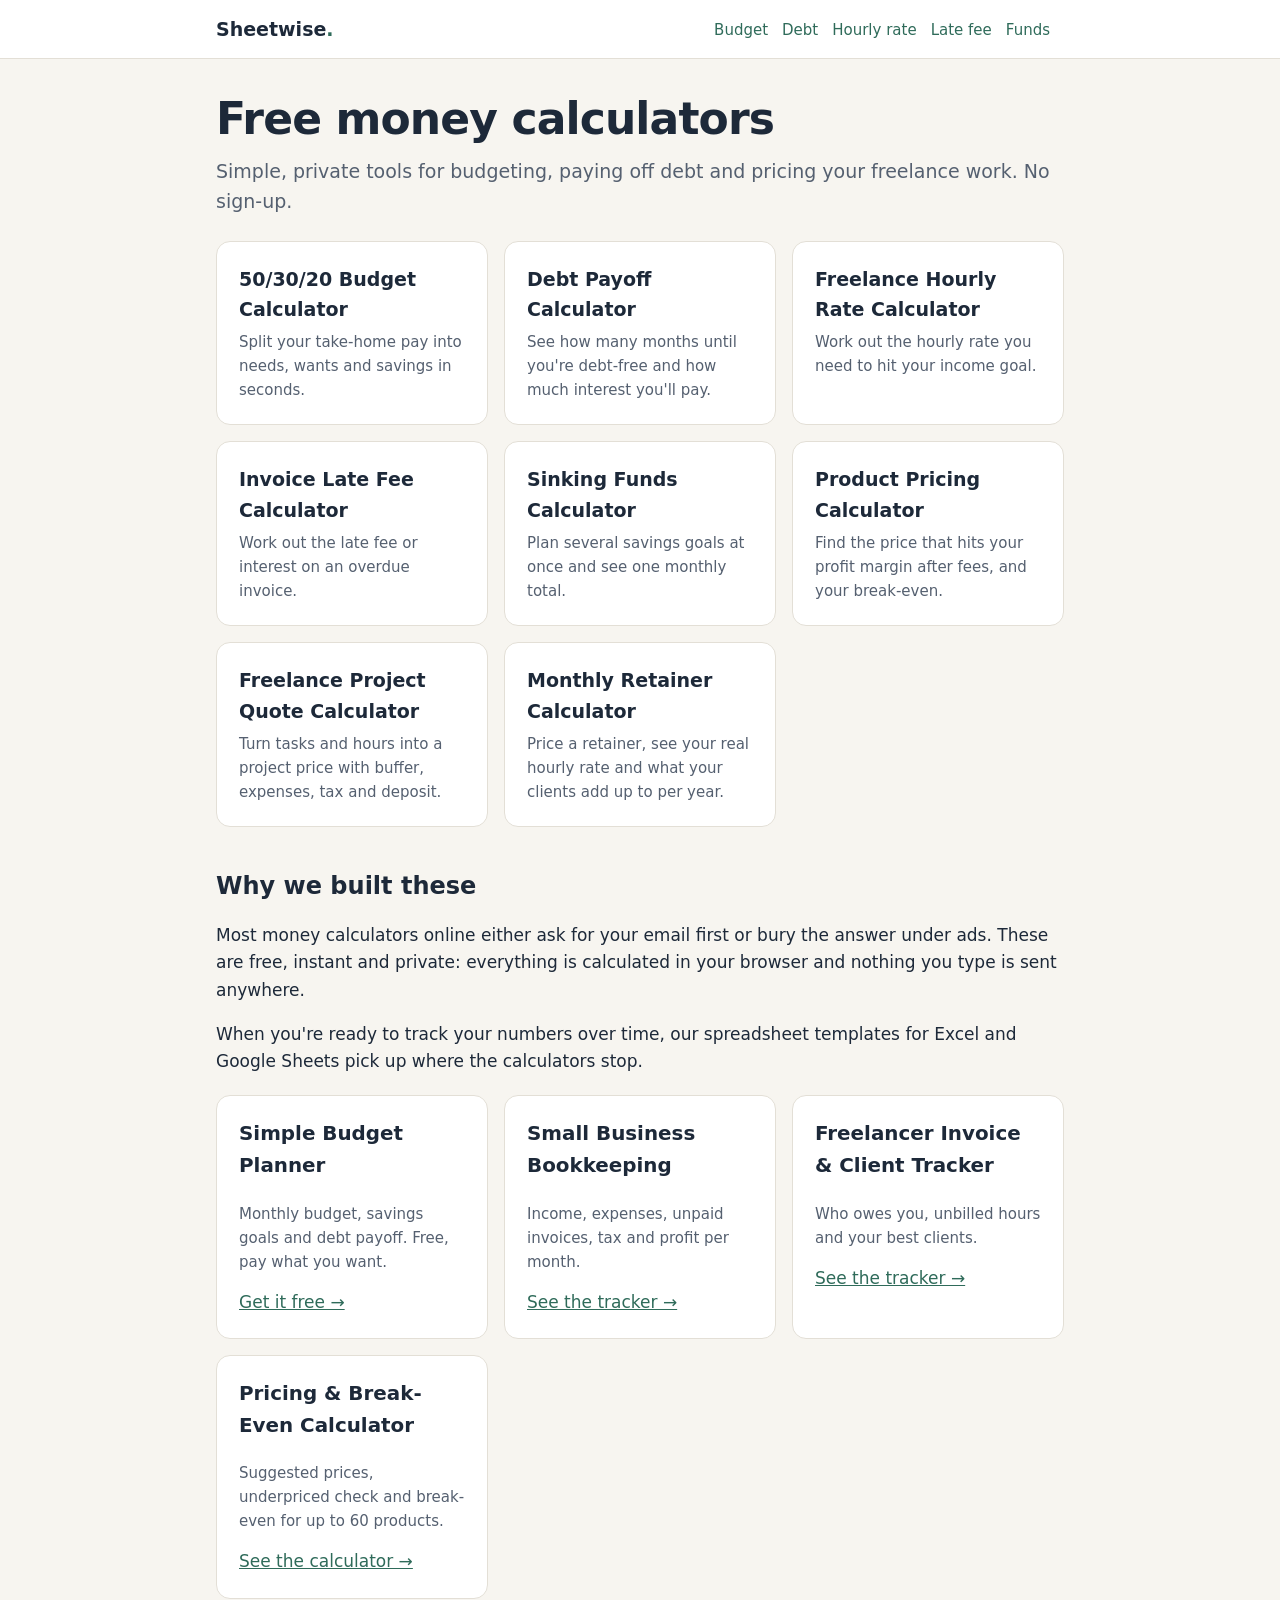
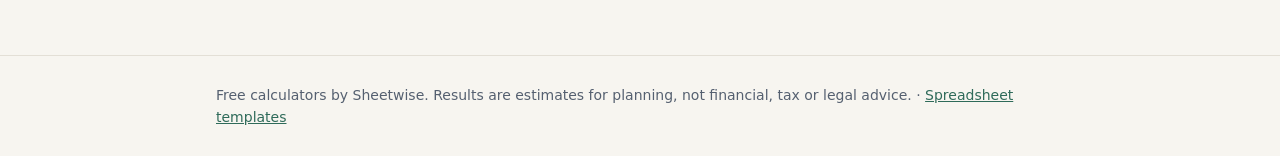
<file: index.html>
<!doctype html><html lang="en"><head><meta charset="utf-8"><meta name="viewport" content="width=device-width,initial-scale=1">
<title>Free Money Calculators: Budget, Debt Payoff & Freelance Rate | Sheetwise</title><meta name="description" content="Free, private money calculators: 50/30/20 budget, debt payoff and freelance hourly rate. No sign-up, instant results."><link rel="canonical" href="https://eheadwood.github.io/github.io/">
<meta property="og:title" content="Free Money Calculators: Budget, Debt Payoff & Freelance Rate | Sheetwise"><meta property="og:description" content="Free, private money calculators: 50/30/20 budget, debt payoff and freelance hourly rate. No sign-up, instant results."><meta property="og:type" content="website"><meta property="og:url" content="https://eheadwood.github.io/github.io/">
<link rel="stylesheet" href="style.css"></head><body>
<header><div class="wrap"><a class="logo" href="./">Sheetwise<span style="color:var(--acc)">.</span></a>
<nav><a href="budget-calculator/">Budget</a><a href="debt-payoff-calculator/">Debt</a><a href="freelance-rate-calculator/">Hourly rate</a><a href="late-fee-calculator/">Late fee</a><a href="sinking-funds-calculator/">Funds</a></nav></div></header>
<main class="wrap"><h1>Free money calculators</h1><p class="lede">Simple, private tools for budgeting, paying off debt and pricing your freelance work. No sign-up.</p><div class="grid">
<a class="card tool" href="budget-calculator/"><h3>50/30/20 Budget Calculator</h3><p>Split your take-home pay into needs, wants and savings in seconds.</p></a>
<a class="card tool" href="debt-payoff-calculator/"><h3>Debt Payoff Calculator</h3><p>See how many months until you're debt-free and how much interest you'll pay.</p></a>
<a class="card tool" href="freelance-rate-calculator/"><h3>Freelance Hourly Rate Calculator</h3><p>Work out the hourly rate you need to hit your income goal.</p></a>
<a class="card tool" href="late-fee-calculator/"><h3>Invoice Late Fee Calculator</h3><p>Work out the late fee or interest on an overdue invoice.</p></a>
<a class="card tool" href="sinking-funds-calculator/"><h3>Sinking Funds Calculator</h3><p>Plan several savings goals at once and see one monthly total.</p></a>
<a class="card tool" href="pricing-calculator/"><h3>Product Pricing Calculator</h3><p>Find the price that hits your profit margin after fees, and your break-even.</p></a>
<a class="card tool" href="project-quote-calculator/"><h3>Freelance Project Quote Calculator</h3><p>Turn tasks and hours into a project price with buffer, expenses, tax and deposit.</p></a>
<a class="card tool" href="retainer-calculator/"><h3>Monthly Retainer Calculator</h3><p>Price a retainer, see your real hourly rate and what your clients add up to per year.</p></a>
</div>
<h2>Why we built these</h2>
<p>Most money calculators online either ask for your email first or bury the answer under ads. These are free, instant and private: everything is calculated in your browser and nothing you type is sent anywhere.</p>
<p>When you're ready to track your numbers over time, our spreadsheet templates for Excel and Google Sheets pick up where the calculators stop.</p>
<div class="grid" style="margin-top:20px">
<div class="card"><h3 style="margin-top:0">Simple Budget Planner</h3><p class="note">Monthly budget, savings goals and debt payoff. Free, pay what you want.</p><a href="https://headwood.gumroad.com/l/budget-planner">Get it free →</a></div>
<div class="card"><h3 style="margin-top:0">Small Business Bookkeeping</h3><p class="note">Income, expenses, unpaid invoices, tax and profit per month.</p><a href="https://headwood.gumroad.com/l/bookkeeping-tracker">See the tracker →</a></div>
<div class="card"><h3 style="margin-top:0">Freelancer Invoice &amp; Client Tracker</h3><p class="note">Who owes you, unbilled hours and your best clients.</p><a href="https://headwood.gumroad.com/l/freelancer-tracker">See the tracker →</a></div>
<div class="card"><h3 style="margin-top:0">Pricing &amp; Break-Even Calculator</h3><p class="note">Suggested prices, underpriced check and break-even for up to 60 products.</p><a href="https://headwood.gumroad.com/l/pricing-calculator">See the calculator →</a></div>
</div></main>
<footer><div class="wrap">Free calculators by Sheetwise. Results are estimates for planning, not financial, tax or legal advice. · <a href="https://headwood.gumroad.com">Spreadsheet templates</a></div></footer>
</body></html>
</file>
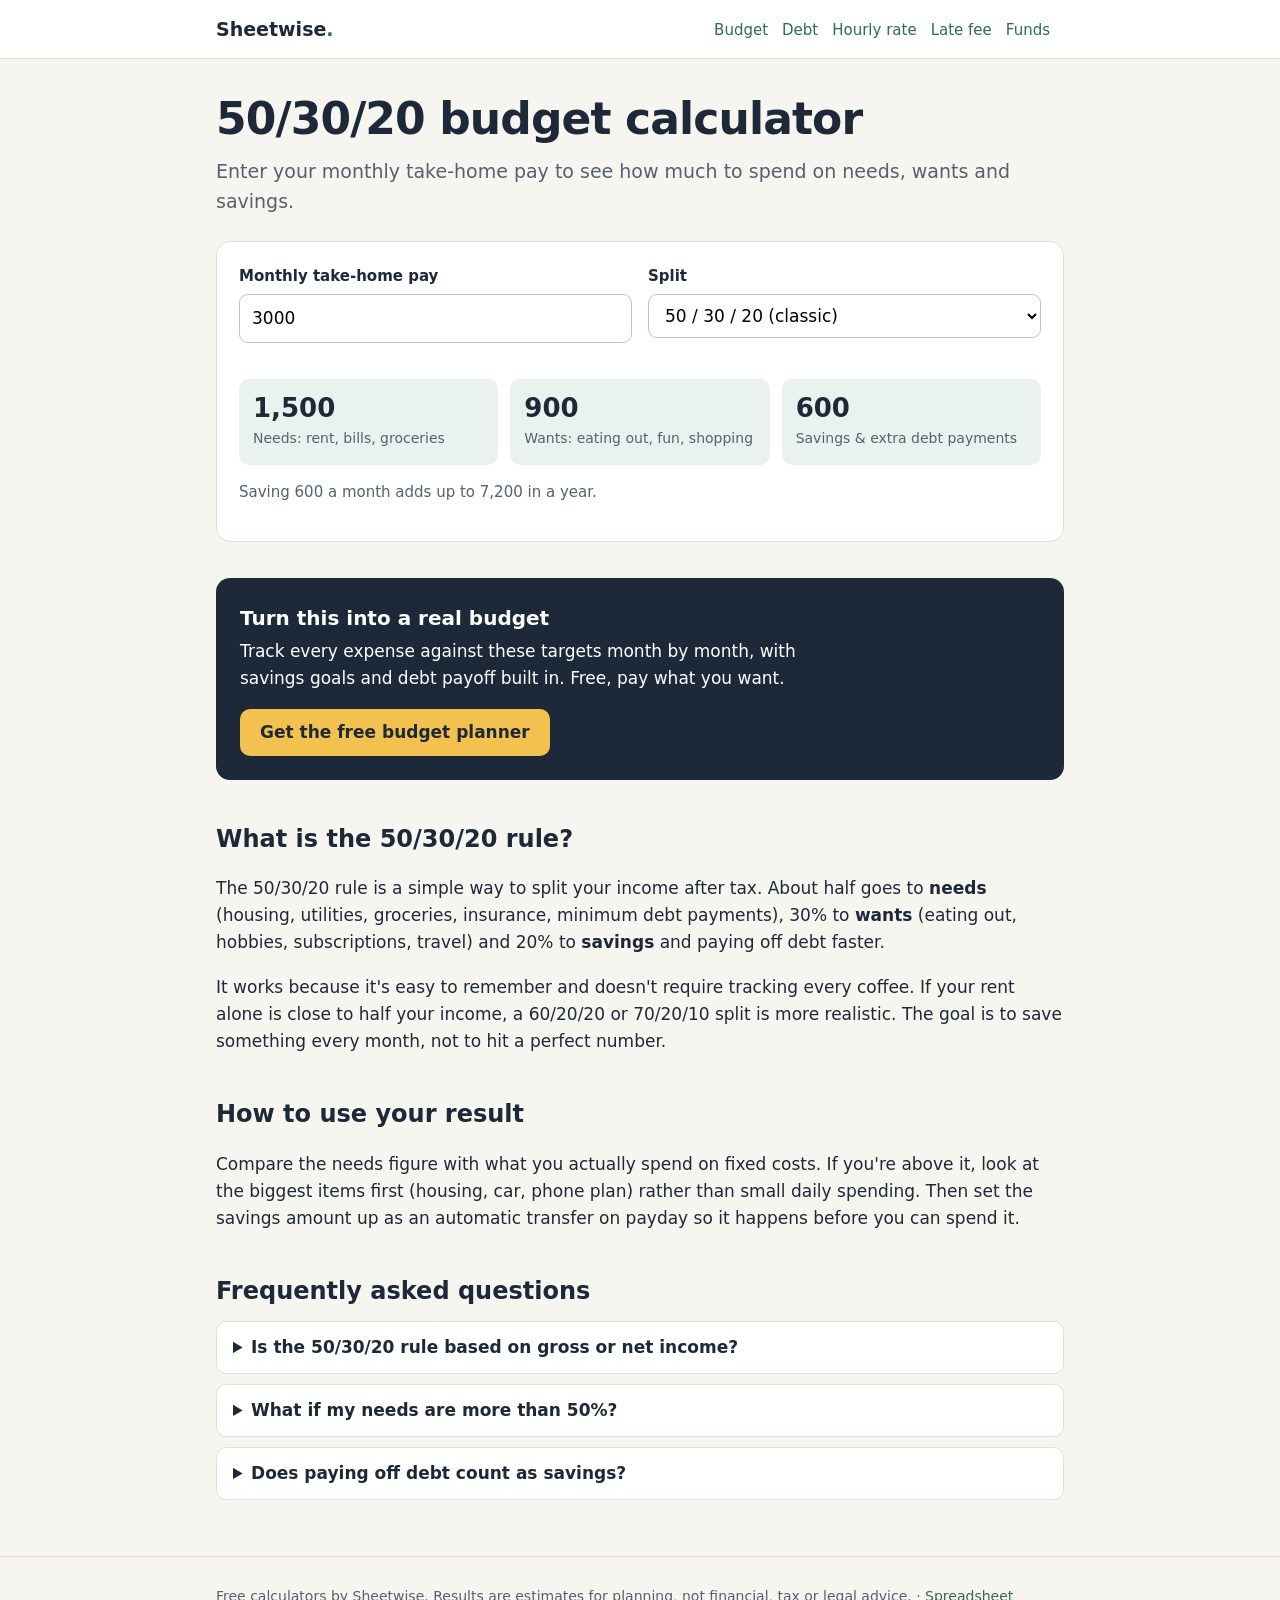
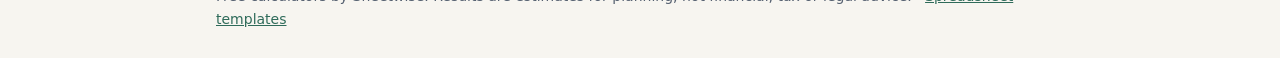
<file: budget-calculator/index.html>
<!doctype html><html lang="en"><head><meta charset="utf-8"><meta name="viewport" content="width=device-width,initial-scale=1">
<title>50/30/20 Budget Calculator (Free, Instant) | Sheetwise</title><meta name="description" content="Free 50/30/20 budget calculator. Enter your take-home pay and see how much to spend on needs, wants and savings each month."><link rel="canonical" href="https://eheadwood.github.io/github.io/budget-calculator">
<meta property="og:title" content="50/30/20 Budget Calculator (Free, Instant) | Sheetwise"><meta property="og:description" content="Free 50/30/20 budget calculator. Enter your take-home pay and see how much to spend on needs, wants and savings each month."><meta property="og:type" content="website"><meta property="og:url" content="https://eheadwood.github.io/github.io/budget-calculator">
<link rel="stylesheet" href="../style.css"><script type="application/ld+json">{"@context": "https://schema.org", "@type": "FAQPage", "mainEntity": [{"@type": "Question", "name": "Is the 50/30/20 rule based on gross or net income?", "acceptedAnswer": {"@type": "Answer", "text": "Net income: the money that actually lands in your account after tax. If you have pre-tax savings like a pension, you can count those toward the 20%."}}, {"@type": "Question", "name": "What if my needs are more than 50%?", "acceptedAnswer": {"@type": "Answer", "text": "That's common where rent is high. Try a 60/20/20 or 70/20/10 split, and focus on lowering your biggest fixed cost over time."}}, {"@type": "Question", "name": "Does paying off debt count as savings?", "acceptedAnswer": {"@type": "Answer", "text": "Minimum payments are a need. Anything you pay above the minimum counts toward the 20% savings bucket."}}]}</script></head><body>
<header><div class="wrap"><a class="logo" href="../">Sheetwise<span style="color:var(--acc)">.</span></a>
<nav><a href="../budget-calculator/">Budget</a><a href="../debt-payoff-calculator/">Debt</a><a href="../freelance-rate-calculator/">Hourly rate</a><a href="../late-fee-calculator/">Late fee</a><a href="../sinking-funds-calculator/">Funds</a></nav></div></header>
<main class="wrap"><h1>50/30/20 budget calculator</h1><p class="lede">Enter your monthly take-home pay to see how much to spend on needs, wants and savings.</p><div class="card"><div class="grid">
<div class="field"><label for="inc">Monthly take-home pay</label><input id="inc" type="number" inputmode="decimal" value="3000" min="0"></div>
<div class="field"><label for="split">Split</label><select id="split"><option value="50,30,20">50 / 30 / 20 (classic)</option><option value="60,20,20">60 / 20 / 20 (high cost of living)</option><option value="70,20,10">70 / 20 / 10 (tight budget)</option></select></div></div>
<div class="results" aria-live="polite"><div class="stat"><b id="n">–</b><span>Needs: rent, bills, groceries</span></div><div class="stat"><b id="w">–</b><span>Wants: eating out, fun, shopping</span></div><div class="stat"><b id="s">–</b><span>Savings &amp; extra debt payments</span></div></div>
<p class="note" id="yr"></p></div>
<div class="cta"><p><strong>Turn this into a real budget</strong>Track every expense against these targets month by month, with savings goals and debt payoff built in. Free, pay what you want.</p><a class="btn" href="https://headwood.gumroad.com/l/budget-planner">Get the free budget planner</a></div>
<h2>What is the 50/30/20 rule?</h2>
<p>The 50/30/20 rule is a simple way to split your income after tax. About half goes to <strong>needs</strong> (housing, utilities, groceries, insurance, minimum debt payments), 30% to <strong>wants</strong> (eating out, hobbies, subscriptions, travel) and 20% to <strong>savings</strong> and paying off debt faster.</p>
<p>It works because it's easy to remember and doesn't require tracking every coffee. If your rent alone is close to half your income, a 60/20/20 or 70/20/10 split is more realistic. The goal is to save something every month, not to hit a perfect number.</p>
<h2>How to use your result</h2>
<p>Compare the needs figure with what you actually spend on fixed costs. If you're above it, look at the biggest items first (housing, car, phone plan) rather than small daily spending. Then set the savings amount up as an automatic transfer on payday so it happens before you can spend it.</p><h2>Frequently asked questions</h2><details><summary>Is the 50/30/20 rule based on gross or net income?</summary><p>Net income: the money that actually lands in your account after tax. If you have pre-tax savings like a pension, you can count those toward the 20%.</p></details><details><summary>What if my needs are more than 50%?</summary><p>That's common where rent is high. Try a 60/20/20 or 70/20/10 split, and focus on lowering your biggest fixed cost over time.</p></details><details><summary>Does paying off debt count as savings?</summary><p>Minimum payments are a need. Anything you pay above the minimum counts toward the 20% savings bucket.</p></details></main>
<footer><div class="wrap">Free calculators by Sheetwise. Results are estimates for planning, not financial, tax or legal advice. · <a href="https://headwood.gumroad.com">Spreadsheet templates</a></div></footer>
<script>
const $=id=>document.getElementById(id);const num=id=>{const v=parseFloat(($(id).value||'').replace(',','.'));return isNaN(v)?0:v};
const fmt=v=>(isFinite(v)?v:0).toLocaleString(undefined,{maximumFractionDigits:0});const fmt2=v=>(isFinite(v)?v:0).toLocaleString(undefined,{minimumFractionDigits:2,maximumFractionDigits:2});
</script><script>function calc(){const i=num('inc');const [a,b,c]=$('split').value.split(',').map(Number);
$('n').textContent=fmt(i*a/100);$('w').textContent=fmt(i*b/100);$('s').textContent=fmt(i*c/100);
$('yr').textContent='Saving '+fmt(i*c/100)+' a month adds up to '+fmt(i*c/100*12)+' in a year.'}
['inc','split'].forEach(x=>$(x).addEventListener('input',calc));calc();</script></body></html>
</file>
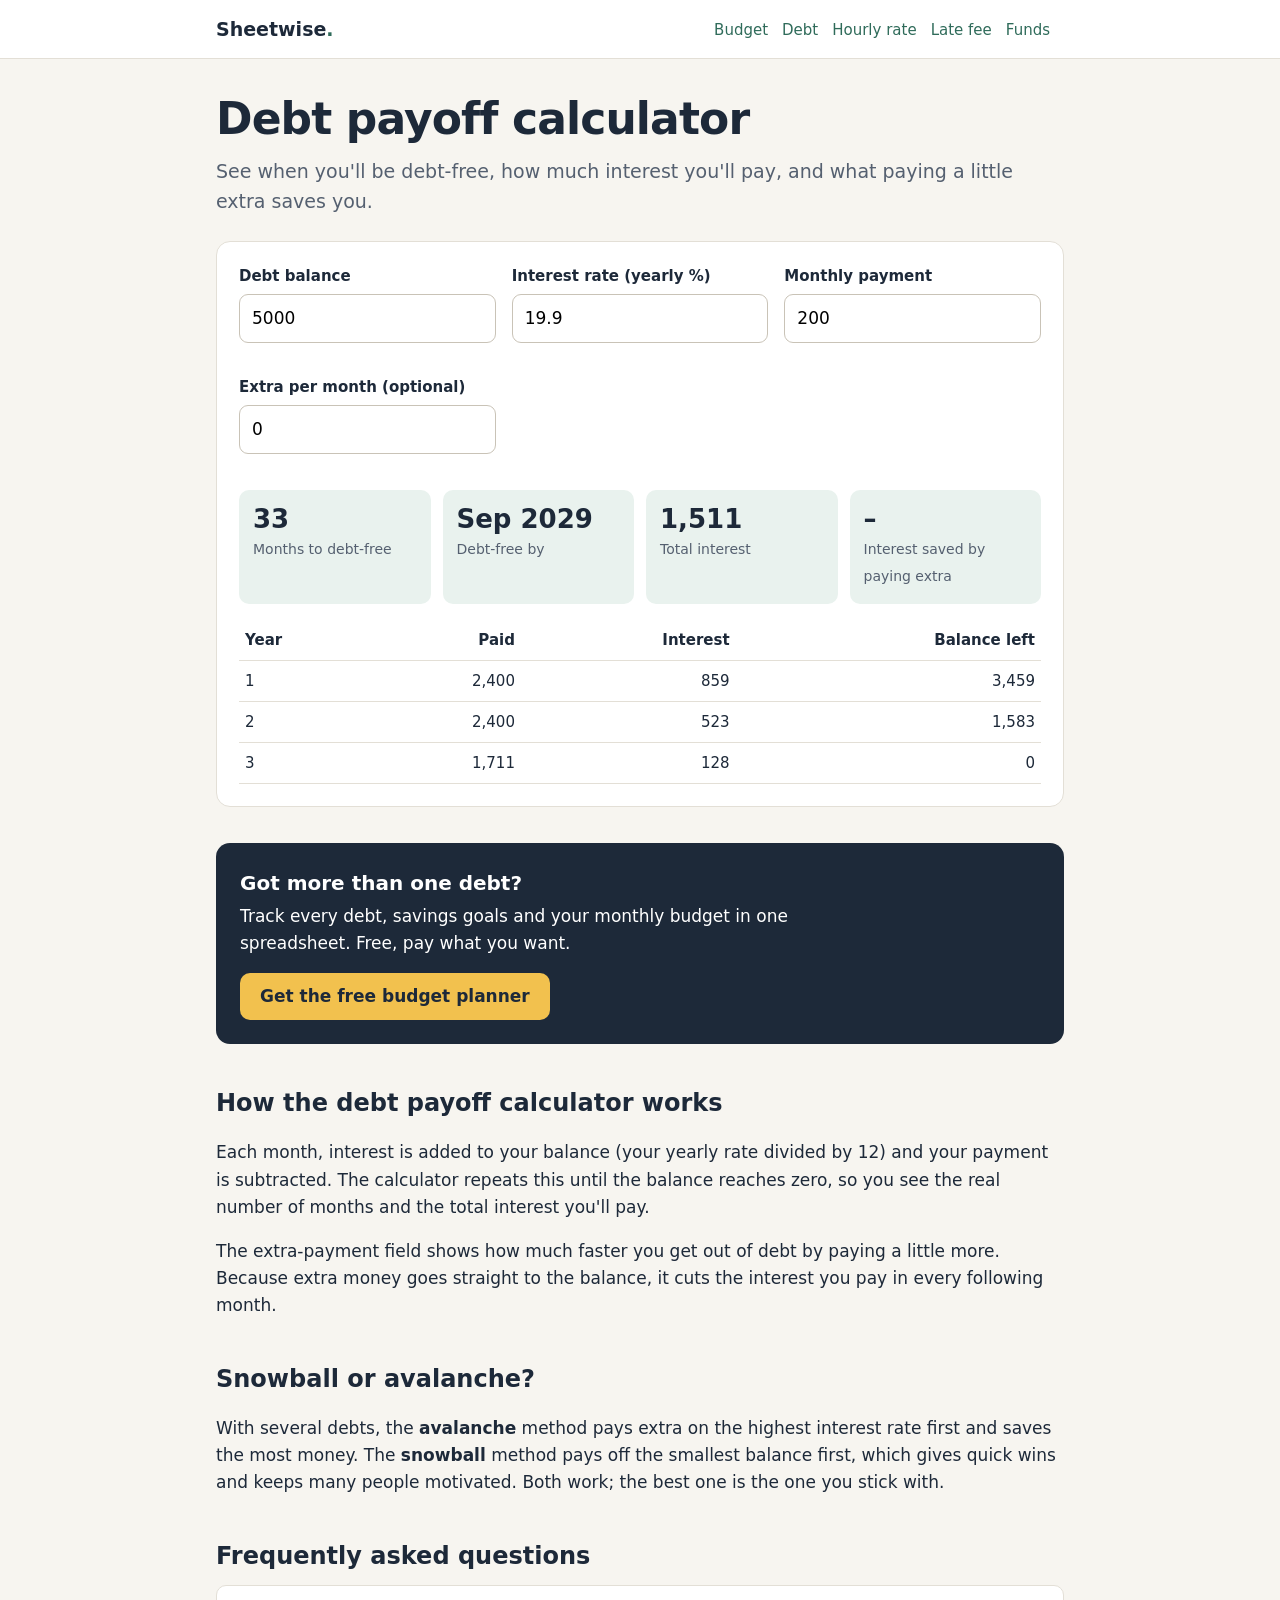
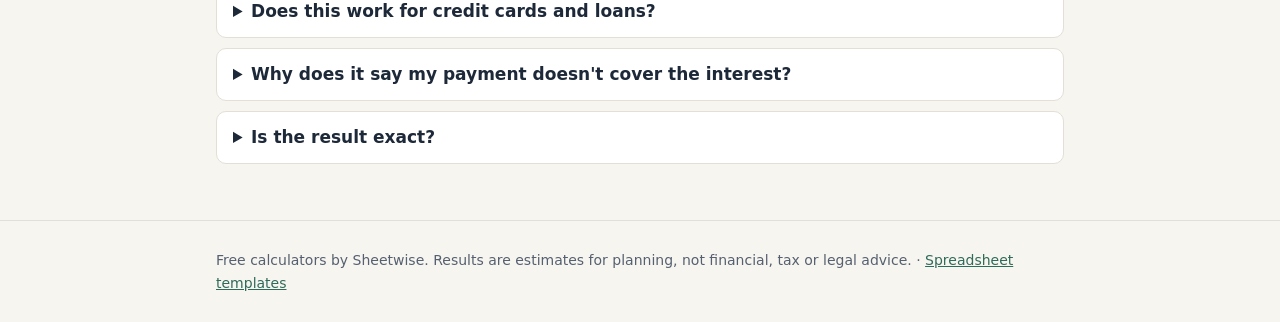
<file: debt-payoff-calculator/index.html>
<!doctype html><html lang="en"><head><meta charset="utf-8"><meta name="viewport" content="width=device-width,initial-scale=1">
<title>Debt Payoff Calculator: Months to Debt-Free & Interest | Sheetwise</title><meta name="description" content="Free debt payoff calculator. Enter your balance, interest rate and payment to see when you'll be debt-free, total interest, and how much extra payments save."><link rel="canonical" href="https://eheadwood.github.io/github.io/debt-payoff-calculator">
<meta property="og:title" content="Debt Payoff Calculator: Months to Debt-Free & Interest | Sheetwise"><meta property="og:description" content="Free debt payoff calculator. Enter your balance, interest rate and payment to see when you'll be debt-free, total interest, and how much extra payments save."><meta property="og:type" content="website"><meta property="og:url" content="https://eheadwood.github.io/github.io/debt-payoff-calculator">
<link rel="stylesheet" href="../style.css"><script type="application/ld+json">{"@context": "https://schema.org", "@type": "FAQPage", "mainEntity": [{"@type": "Question", "name": "Does this work for credit cards and loans?", "acceptedAnswer": {"@type": "Answer", "text": "Yes. It works for any debt with a fixed yearly interest rate and a fixed monthly payment, like credit cards, car loans and personal loans."}}, {"@type": "Question", "name": "Why does it say my payment doesn't cover the interest?", "acceptedAnswer": {"@type": "Answer", "text": "If your monthly payment is lower than the interest added each month, the balance never goes down. You need to pay more than the interest to make progress."}}, {"@type": "Question", "name": "Is the result exact?", "acceptedAnswer": {"@type": "Answer", "text": "It's a close estimate. Your lender may calculate interest daily or add fees, so the real numbers can differ slightly."}}]}</script></head><body>
<header><div class="wrap"><a class="logo" href="../">Sheetwise<span style="color:var(--acc)">.</span></a>
<nav><a href="../budget-calculator/">Budget</a><a href="../debt-payoff-calculator/">Debt</a><a href="../freelance-rate-calculator/">Hourly rate</a><a href="../late-fee-calculator/">Late fee</a><a href="../sinking-funds-calculator/">Funds</a></nav></div></header>
<main class="wrap"><h1>Debt payoff calculator</h1><p class="lede">See when you'll be debt-free, how much interest you'll pay, and what paying a little extra saves you.</p><div class="card"><div class="grid">
<div class="field"><label for="bal">Debt balance</label><input id="bal" type="number" inputmode="decimal" value="5000" min="0"></div>
<div class="field"><label for="apr">Interest rate (yearly %)</label><input id="apr" type="number" inputmode="decimal" value="19.9" min="0" step="0.1"></div>
<div class="field"><label for="pay">Monthly payment</label><input id="pay" type="number" inputmode="decimal" value="200" min="0"></div>
<div class="field"><label for="extra">Extra per month (optional)</label><input id="extra" type="number" inputmode="decimal" value="0" min="0"></div></div>
<div class="results" aria-live="polite"><div class="stat"><b id="mo">–</b><span>Months to debt-free</span></div><div class="stat"><b id="dt">–</b><span>Debt-free by</span></div><div class="stat"><b id="int">–</b><span>Total interest</span></div><div class="stat"><b id="sv">–</b><span>Interest saved by paying extra</span></div></div>
<p class="note" id="msg"></p>
<div class="tablebox"><table><thead><tr><th>Year</th><th>Paid</th><th>Interest</th><th>Balance left</th></tr></thead><tbody id="tb"></tbody></table></div></div>
<div class="cta"><p><strong>Got more than one debt?</strong>Track every debt, savings goals and your monthly budget in one spreadsheet. Free, pay what you want.</p><a class="btn" href="https://headwood.gumroad.com/l/budget-planner">Get the free budget planner</a></div>
<h2>How the debt payoff calculator works</h2>
<p>Each month, interest is added to your balance (your yearly rate divided by 12) and your payment is subtracted. The calculator repeats this until the balance reaches zero, so you see the real number of months and the total interest you'll pay.</p>
<p>The extra-payment field shows how much faster you get out of debt by paying a little more. Because extra money goes straight to the balance, it cuts the interest you pay in every following month.</p>
<h2>Snowball or avalanche?</h2>
<p>With several debts, the <strong>avalanche</strong> method pays extra on the highest interest rate first and saves the most money. The <strong>snowball</strong> method pays off the smallest balance first, which gives quick wins and keeps many people motivated. Both work; the best one is the one you stick with.</p><h2>Frequently asked questions</h2><details><summary>Does this work for credit cards and loans?</summary><p>Yes. It works for any debt with a fixed yearly interest rate and a fixed monthly payment, like credit cards, car loans and personal loans.</p></details><details><summary>Why does it say my payment doesn't cover the interest?</summary><p>If your monthly payment is lower than the interest added each month, the balance never goes down. You need to pay more than the interest to make progress.</p></details><details><summary>Is the result exact?</summary><p>It's a close estimate. Your lender may calculate interest daily or add fees, so the real numbers can differ slightly.</p></details></main>
<footer><div class="wrap">Free calculators by Sheetwise. Results are estimates for planning, not financial, tax or legal advice. · <a href="https://headwood.gumroad.com">Spreadsheet templates</a></div></footer>
<script>
const $=id=>document.getElementById(id);const num=id=>{const v=parseFloat(($(id).value||'').replace(',','.'));return isNaN(v)?0:v};
const fmt=v=>(isFinite(v)?v:0).toLocaleString(undefined,{maximumFractionDigits:0});const fmt2=v=>(isFinite(v)?v:0).toLocaleString(undefined,{minimumFractionDigits:2,maximumFractionDigits:2});
</script><script>function sim(B,r,p){let m=0,I=0,rows=[],yp=0,yi=0;while(B>0.005&&m<1200){const i=B*r;const pay=Math.min(p,B+i);B=B+i-pay;I+=i;yp+=pay;yi+=i;m++;if(m%12===0||B<=0.005){rows.push([Math.ceil(m/12),yp,yi,Math.max(B,0)]);yp=0;yi=0}}return{m,I,rows,ok:m<1200}}
function calc(){const B=num('bal'),r=num('apr')/1200,p=num('pay'),x=num('extra');const tb=$('tb');tb.innerHTML='';
if(B<=0){['mo','dt','int','sv'].forEach(k=>$(k).textContent='–');$('msg').textContent='';return}
if(p+x<=B*r){['mo','dt','int','sv'].forEach(k=>$(k).textContent='–');$('msg').innerHTML='<span class="bad">Your payment doesn\'t cover the monthly interest ('+fmt2(B*r)+'). Increase it to make progress.</span>';return}
const a=sim(B,r,p+x);$('mo').textContent=a.m;const d=new Date();d.setMonth(d.getMonth()+a.m);$('dt').textContent=d.toLocaleDateString(undefined,{month:'short',year:'numeric'});
$('int').textContent=fmt(a.I);let saved='–';if(x>0&&p>B*r){const b=sim(B,r,p);saved=fmt(b.I-a.I);$('msg').textContent='Paying '+fmt(x)+' extra gets you debt-free '+(b.m-a.m)+' months sooner.'}else{$('msg').textContent=''}
$('sv').textContent=saved;a.rows.forEach(rw=>{const tr=document.createElement('tr');tr.innerHTML='<td>'+rw[0]+'</td><td>'+fmt(rw[1])+'</td><td>'+fmt(rw[2])+'</td><td>'+fmt(rw[3])+'</td>';tb.appendChild(tr)})}
['bal','apr','pay','extra'].forEach(x=>$(x).addEventListener('input',calc));calc();</script></body></html>
</file>
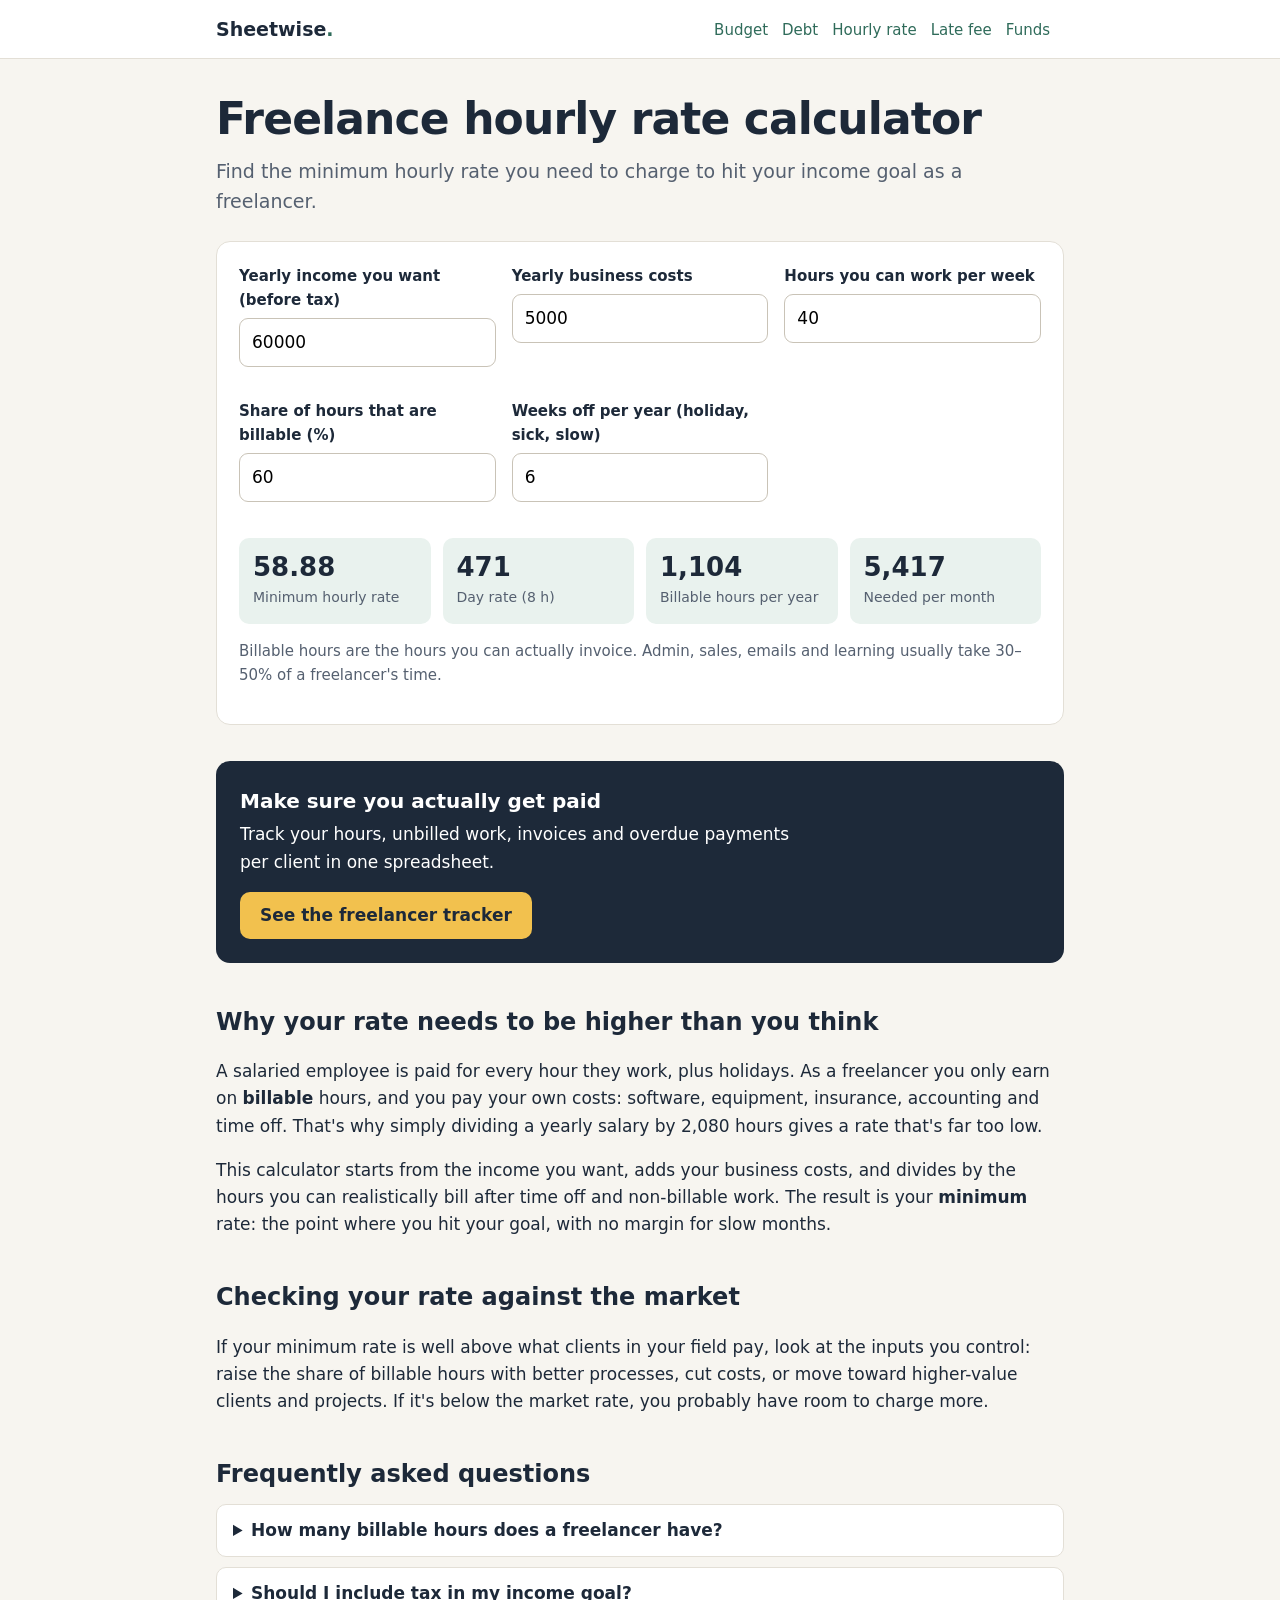
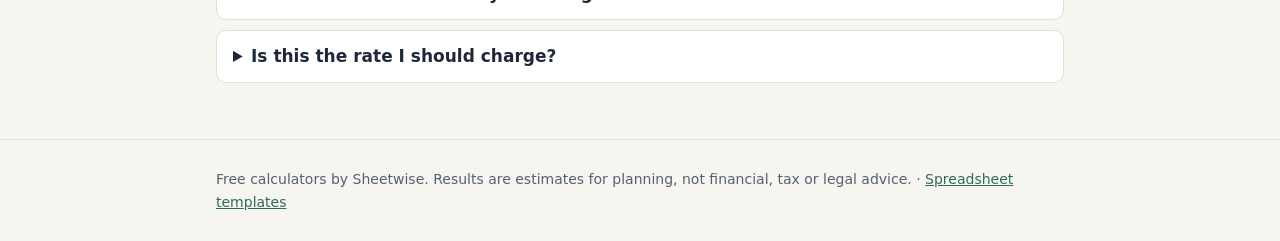
<file: freelance-rate-calculator/index.html>
<!doctype html><html lang="en"><head><meta charset="utf-8"><meta name="viewport" content="width=device-width,initial-scale=1">
<title>Freelance Hourly Rate Calculator: What Should I Charge? | Sheetwise</title><meta name="description" content="Free freelance hourly rate calculator. Enter your income goal, costs and billable hours to find the minimum hourly and day rate you should charge."><link rel="canonical" href="https://eheadwood.github.io/github.io/freelance-rate-calculator">
<meta property="og:title" content="Freelance Hourly Rate Calculator: What Should I Charge? | Sheetwise"><meta property="og:description" content="Free freelance hourly rate calculator. Enter your income goal, costs and billable hours to find the minimum hourly and day rate you should charge."><meta property="og:type" content="website"><meta property="og:url" content="https://eheadwood.github.io/github.io/freelance-rate-calculator">
<link rel="stylesheet" href="../style.css"><script type="application/ld+json">{"@context": "https://schema.org", "@type": "FAQPage", "mainEntity": [{"@type": "Question", "name": "How many billable hours does a freelancer have?", "acceptedAnswer": {"@type": "Answer", "text": "Many freelancers can bill 50\u201370% of their working hours. The rest goes to admin, finding clients, invoicing and learning."}}, {"@type": "Question", "name": "Should I include tax in my income goal?", "acceptedAnswer": {"@type": "Answer", "text": "Enter the income you want before tax. Then set money aside for tax from every payment you receive."}}, {"@type": "Question", "name": "Is this the rate I should charge?", "acceptedAnswer": {"@type": "Answer", "text": "It's your minimum. Many freelancers add a buffer of 10\u201330% for slow months and unexpected costs, and check it against market rates in their field."}}]}</script></head><body>
<header><div class="wrap"><a class="logo" href="../">Sheetwise<span style="color:var(--acc)">.</span></a>
<nav><a href="../budget-calculator/">Budget</a><a href="../debt-payoff-calculator/">Debt</a><a href="../freelance-rate-calculator/">Hourly rate</a><a href="../late-fee-calculator/">Late fee</a><a href="../sinking-funds-calculator/">Funds</a></nav></div></header>
<main class="wrap"><h1>Freelance hourly rate calculator</h1><p class="lede">Find the minimum hourly rate you need to charge to hit your income goal as a freelancer.</p><div class="card"><div class="grid">
<div class="field"><label for="goal">Yearly income you want (before tax)</label><input id="goal" type="number" inputmode="decimal" value="60000" min="0"></div>
<div class="field"><label for="cost">Yearly business costs</label><input id="cost" type="number" inputmode="decimal" value="5000" min="0"></div>
<div class="field"><label for="hpw">Hours you can work per week</label><input id="hpw" type="number" inputmode="decimal" value="40" min="1"></div>
<div class="field"><label for="bill">Share of hours that are billable (%)</label><input id="bill" type="number" inputmode="decimal" value="60" min="1" max="100"></div>
<div class="field"><label for="wks">Weeks off per year (holiday, sick, slow)</label><input id="wks" type="number" inputmode="decimal" value="6" min="0" max="51"></div></div>
<div class="results" aria-live="polite"><div class="stat"><b id="rate">–</b><span>Minimum hourly rate</span></div><div class="stat"><b id="day">–</b><span>Day rate (8 h)</span></div><div class="stat"><b id="bh">–</b><span>Billable hours per year</span></div><div class="stat"><b id="mo">–</b><span>Needed per month</span></div></div>
<p class="note">Billable hours are the hours you can actually invoice. Admin, sales, emails and learning usually take 30–50% of a freelancer's time.</p></div>
<div class="cta"><p><strong>Make sure you actually get paid</strong>Track your hours, unbilled work, invoices and overdue payments per client in one spreadsheet.</p><a class="btn" href="https://headwood.gumroad.com/l/freelancer-tracker">See the freelancer tracker</a></div>
<h2>Why your rate needs to be higher than you think</h2>
<p>A salaried employee is paid for every hour they work, plus holidays. As a freelancer you only earn on <strong>billable</strong> hours, and you pay your own costs: software, equipment, insurance, accounting and time off. That's why simply dividing a yearly salary by 2,080 hours gives a rate that's far too low.</p>
<p>This calculator starts from the income you want, adds your business costs, and divides by the hours you can realistically bill after time off and non-billable work. The result is your <strong>minimum</strong> rate: the point where you hit your goal, with no margin for slow months.</p>
<h2>Checking your rate against the market</h2>
<p>If your minimum rate is well above what clients in your field pay, look at the inputs you control: raise the share of billable hours with better processes, cut costs, or move toward higher-value clients and projects. If it's below the market rate, you probably have room to charge more.</p><h2>Frequently asked questions</h2><details><summary>How many billable hours does a freelancer have?</summary><p>Many freelancers can bill 50–70% of their working hours. The rest goes to admin, finding clients, invoicing and learning.</p></details><details><summary>Should I include tax in my income goal?</summary><p>Enter the income you want before tax. Then set money aside for tax from every payment you receive.</p></details><details><summary>Is this the rate I should charge?</summary><p>It's your minimum. Many freelancers add a buffer of 10–30% for slow months and unexpected costs, and check it against market rates in their field.</p></details></main>
<footer><div class="wrap">Free calculators by Sheetwise. Results are estimates for planning, not financial, tax or legal advice. · <a href="https://headwood.gumroad.com">Spreadsheet templates</a></div></footer>
<script>
const $=id=>document.getElementById(id);const num=id=>{const v=parseFloat(($(id).value||'').replace(',','.'));return isNaN(v)?0:v};
const fmt=v=>(isFinite(v)?v:0).toLocaleString(undefined,{maximumFractionDigits:0});const fmt2=v=>(isFinite(v)?v:0).toLocaleString(undefined,{minimumFractionDigits:2,maximumFractionDigits:2});
</script><script>function calc(){const g=num('goal'),c=num('cost'),h=num('hpw'),b=Math.min(num('bill'),100)/100,w=Math.min(num('wks'),51);
const bh=h*b*(52-w);const need=g+c;const r=bh>0?need/bh:0;$('rate').textContent=fmt2(r);$('day').textContent=fmt(r*8);$('bh').textContent=fmt(bh);$('mo').textContent=fmt(need/12)}
['goal','cost','hpw','bill','wks'].forEach(x=>$(x).addEventListener('input',calc));calc();</script></body></html>
</file>
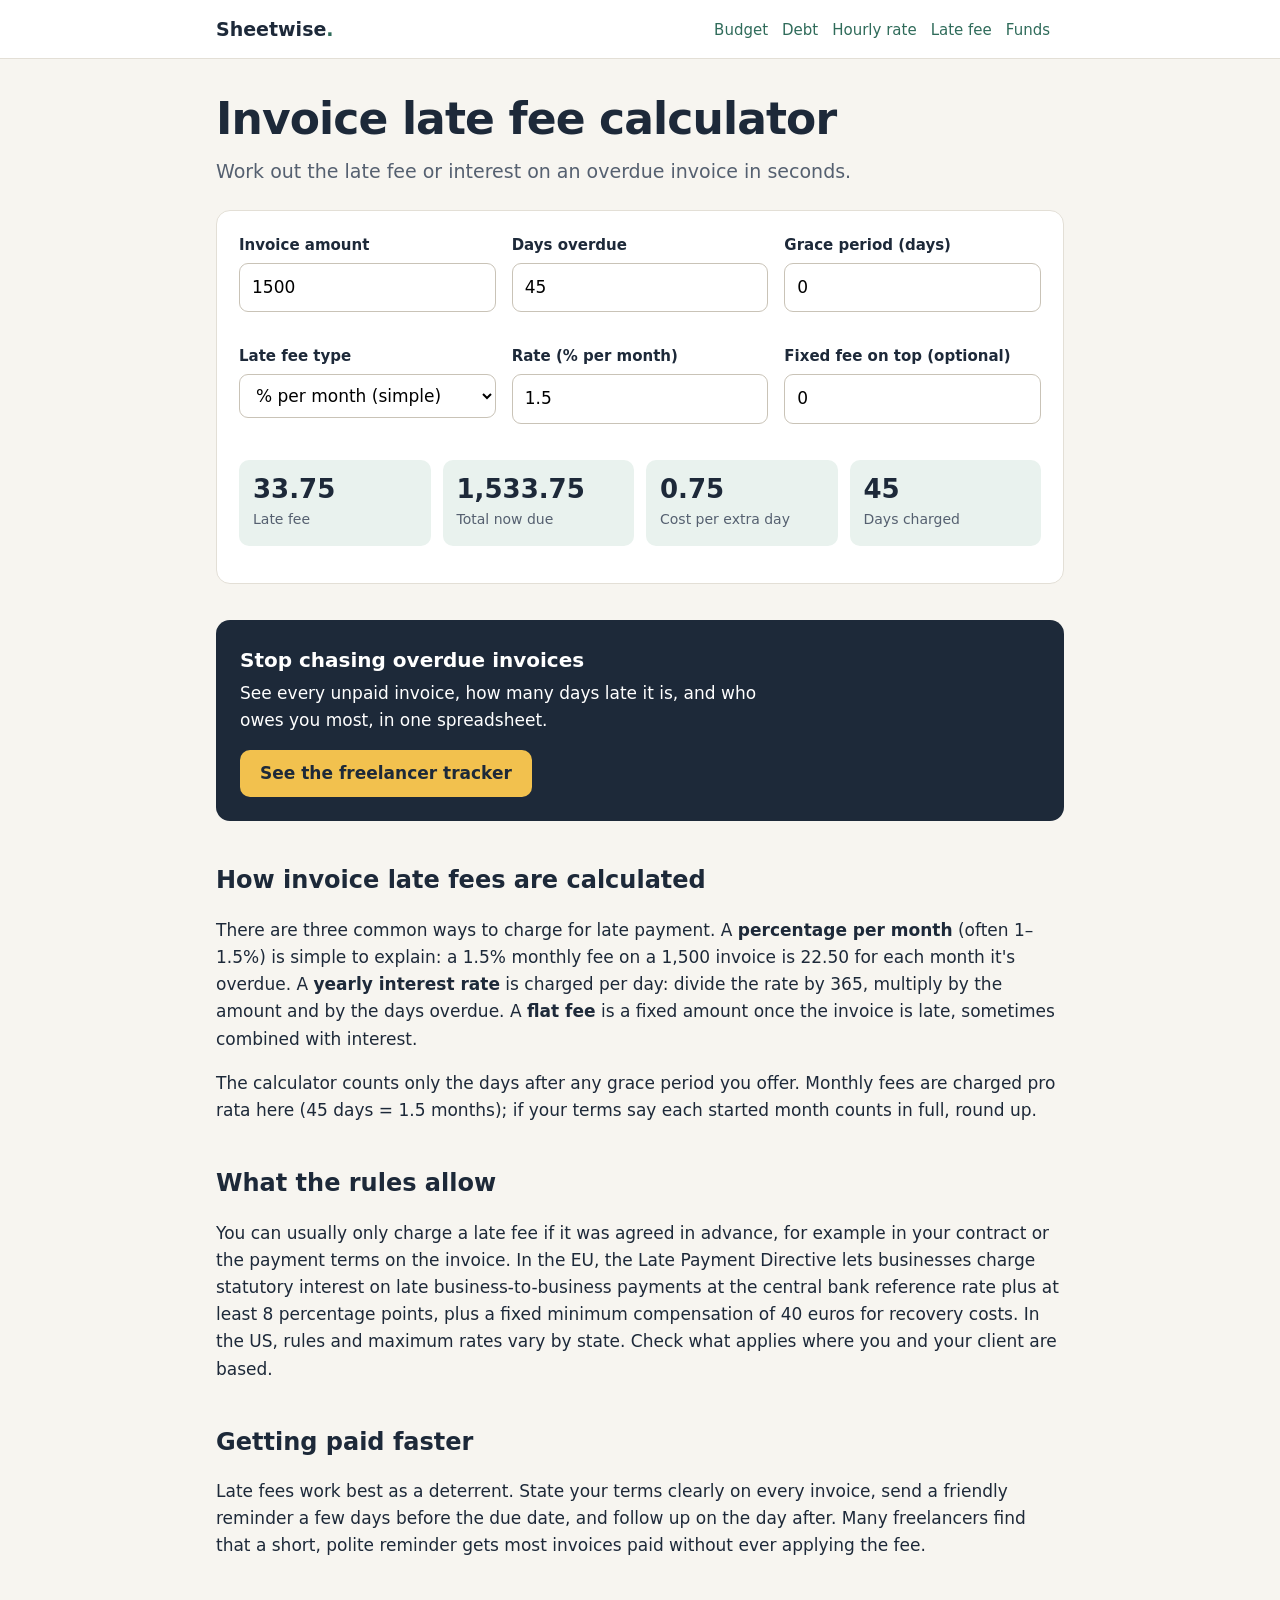
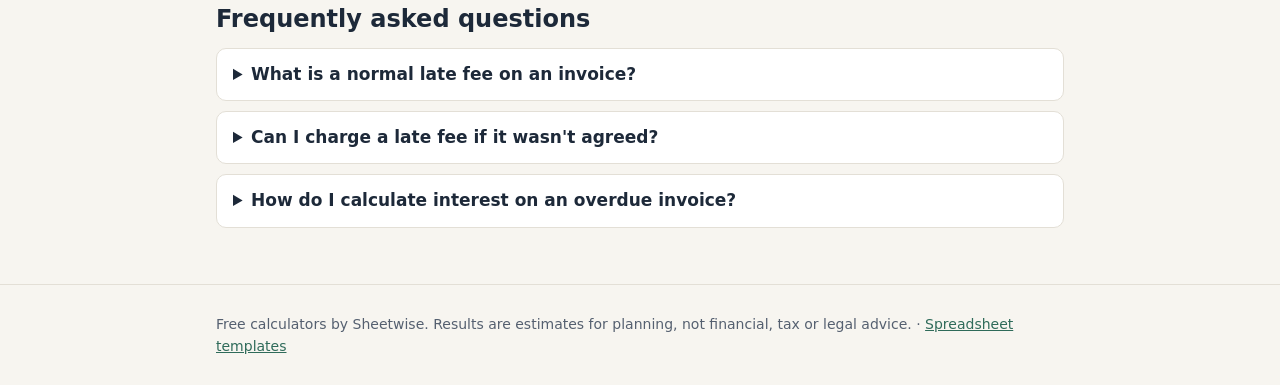
<file: late-fee-calculator/index.html>
<!doctype html><html lang="en"><head><meta charset="utf-8"><meta name="viewport" content="width=device-width,initial-scale=1">
<title>Invoice Late Fee Calculator: Interest on Overdue Invoices | Sheetwise</title><meta name="description" content="Free invoice late fee calculator. Work out the late fee or interest on an overdue invoice by percent per month, yearly rate or flat fee, with a grace period."><link rel="canonical" href="https://eheadwood.github.io/github.io/late-fee-calculator">
<meta property="og:title" content="Invoice Late Fee Calculator: Interest on Overdue Invoices | Sheetwise"><meta property="og:description" content="Free invoice late fee calculator. Work out the late fee or interest on an overdue invoice by percent per month, yearly rate or flat fee, with a grace period."><meta property="og:type" content="website"><meta property="og:url" content="https://eheadwood.github.io/github.io/late-fee-calculator">
<link rel="stylesheet" href="../style.css"><script type="application/ld+json">{"@context": "https://schema.org", "@type": "FAQPage", "mainEntity": [{"@type": "Question", "name": "What is a normal late fee on an invoice?", "acceptedAnswer": {"@type": "Answer", "text": "Many businesses charge 1\u20131.5% per month or a small flat fee. Whatever you choose, put it in your contract or payment terms before you invoice."}}, {"@type": "Question", "name": "Can I charge a late fee if it wasn't agreed?", "acceptedAnswer": {"@type": "Answer", "text": "Usually not, except where the law gives you a statutory right, like interest on late business-to-business payments in the EU. Check the rules where you and your client are based."}}, {"@type": "Question", "name": "How do I calculate interest on an overdue invoice?", "acceptedAnswer": {"@type": "Answer", "text": "Multiply the invoice amount by the yearly rate, divide by 365, and multiply by the number of days overdue after any grace period."}}]}</script></head><body>
<header><div class="wrap"><a class="logo" href="../">Sheetwise<span style="color:var(--acc)">.</span></a>
<nav><a href="../budget-calculator/">Budget</a><a href="../debt-payoff-calculator/">Debt</a><a href="../freelance-rate-calculator/">Hourly rate</a><a href="../late-fee-calculator/">Late fee</a><a href="../sinking-funds-calculator/">Funds</a></nav></div></header>
<main class="wrap"><h1>Invoice late fee calculator</h1><p class="lede">Work out the late fee or interest on an overdue invoice in seconds.</p><div class="card"><div class="grid">
<div class="field"><label for="amt">Invoice amount</label><input id="amt" type="number" inputmode="decimal" value="1500" min="0"></div>
<div class="field"><label for="days">Days overdue</label><input id="days" type="number" inputmode="numeric" value="45" min="0"></div>
<div class="field"><label for="grace">Grace period (days)</label><input id="grace" type="number" inputmode="numeric" value="0" min="0"></div>
<div class="field"><label for="type">Late fee type</label><select id="type"><option value="month">% per month (simple)</option><option value="year">Yearly interest rate (daily)</option><option value="flat">Flat fee</option></select></div>
<div class="field"><label for="rate" id="ratelab">Rate (% per month)</label><input id="rate" type="number" inputmode="decimal" value="1.5" min="0" step="0.1"></div>
<div class="field"><label for="fixed">Fixed fee on top (optional)</label><input id="fixed" type="number" inputmode="decimal" value="0" min="0"></div></div>
<div class="results" aria-live="polite"><div class="stat"><b id="fee">–</b><span>Late fee</span></div><div class="stat"><b id="tot">–</b><span>Total now due</span></div><div class="stat"><b id="perday">–</b><span>Cost per extra day</span></div><div class="stat"><b id="chg">–</b><span>Days charged</span></div></div>
<p class="note" id="lmsg"></p></div>
<div class="cta"><p><strong>Stop chasing overdue invoices</strong>See every unpaid invoice, how many days late it is, and who owes you most, in one spreadsheet.</p><a class="btn" href="https://headwood.gumroad.com/l/freelancer-tracker?ref=site-late-fee">See the freelancer tracker</a></div>
<h2>How invoice late fees are calculated</h2>
<p>There are three common ways to charge for late payment. A <strong>percentage per month</strong> (often 1–1.5%) is simple to explain: a 1.5% monthly fee on a 1,500 invoice is 22.50 for each month it's overdue. A <strong>yearly interest rate</strong> is charged per day: divide the rate by 365, multiply by the amount and by the days overdue. A <strong>flat fee</strong> is a fixed amount once the invoice is late, sometimes combined with interest.</p>
<p>The calculator counts only the days after any grace period you offer. Monthly fees are charged pro rata here (45 days = 1.5 months); if your terms say each started month counts in full, round up.</p>
<h2>What the rules allow</h2>
<p>You can usually only charge a late fee if it was agreed in advance, for example in your contract or the payment terms on the invoice. In the EU, the Late Payment Directive lets businesses charge statutory interest on late business-to-business payments at the central bank reference rate plus at least 8 percentage points, plus a fixed minimum compensation of 40 euros for recovery costs. In the US, rules and maximum rates vary by state. Check what applies where you and your client are based.</p>
<h2>Getting paid faster</h2>
<p>Late fees work best as a deterrent. State your terms clearly on every invoice, send a friendly reminder a few days before the due date, and follow up on the day after. Many freelancers find that a short, polite reminder gets most invoices paid without ever applying the fee.</p><h2>Frequently asked questions</h2><details><summary>What is a normal late fee on an invoice?</summary><p>Many businesses charge 1–1.5% per month or a small flat fee. Whatever you choose, put it in your contract or payment terms before you invoice.</p></details><details><summary>Can I charge a late fee if it wasn't agreed?</summary><p>Usually not, except where the law gives you a statutory right, like interest on late business-to-business payments in the EU. Check the rules where you and your client are based.</p></details><details><summary>How do I calculate interest on an overdue invoice?</summary><p>Multiply the invoice amount by the yearly rate, divide by 365, and multiply by the number of days overdue after any grace period.</p></details></main>
<footer><div class="wrap">Free calculators by Sheetwise. Results are estimates for planning, not financial, tax or legal advice. · <a href="https://headwood.gumroad.com">Spreadsheet templates</a></div></footer>
<script>
const $=id=>document.getElementById(id);const num=id=>{const v=parseFloat(($(id).value||'').replace(',','.'));return isNaN(v)?0:v};
const fmt=v=>(isFinite(v)?v:0).toLocaleString(undefined,{maximumFractionDigits:0});const fmt2=v=>(isFinite(v)?v:0).toLocaleString(undefined,{minimumFractionDigits:2,maximumFractionDigits:2});
</script><script>function calc(){const a=num('amt'),d=Math.max(0,num('days')),g=Math.max(0,num('grace')),t=$('type').value,r=num('rate'),f=num('fixed');
$('ratelab').textContent=t==='month'?'Rate (% per month)':t==='year'?'Yearly interest rate (%)':'Flat late fee';
const c=Math.max(0,d-g);let fee=0,pd=0;
if(c>0){if(t==='month'){fee=a*r/100*c/30;pd=a*r/100/30}else if(t==='year'){fee=a*r/100*c/365;pd=a*r/100/365}else{fee=r}fee+=f}
$('fee').textContent=fmt2(fee);$('tot').textContent=fmt2(a+fee);$('perday').textContent=fmt2(pd);$('chg').textContent=c;
$('lmsg').textContent=c===0&&d>0?'Still inside the grace period, so no fee yet.':''}
['amt','days','grace','type','rate','fixed'].forEach(x=>$(x).addEventListener('input',calc));calc();</script></body></html>
</file>
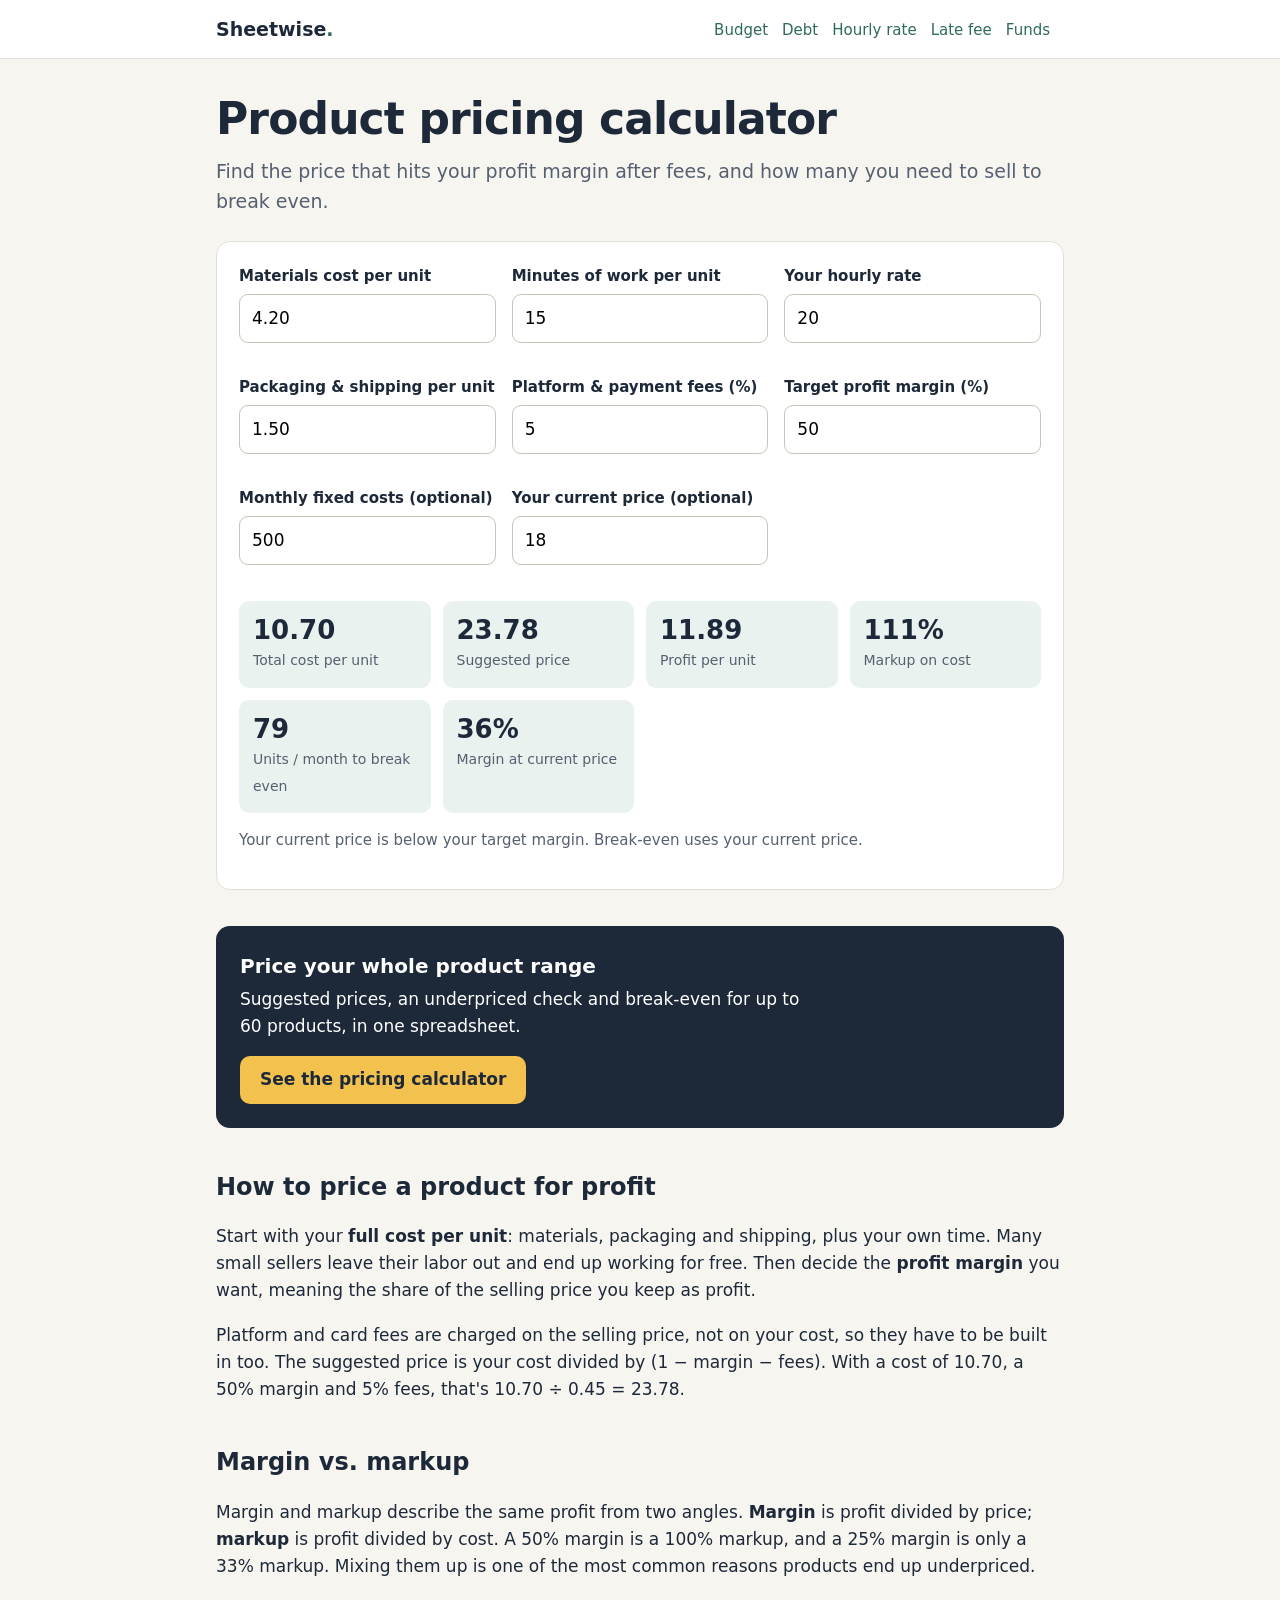
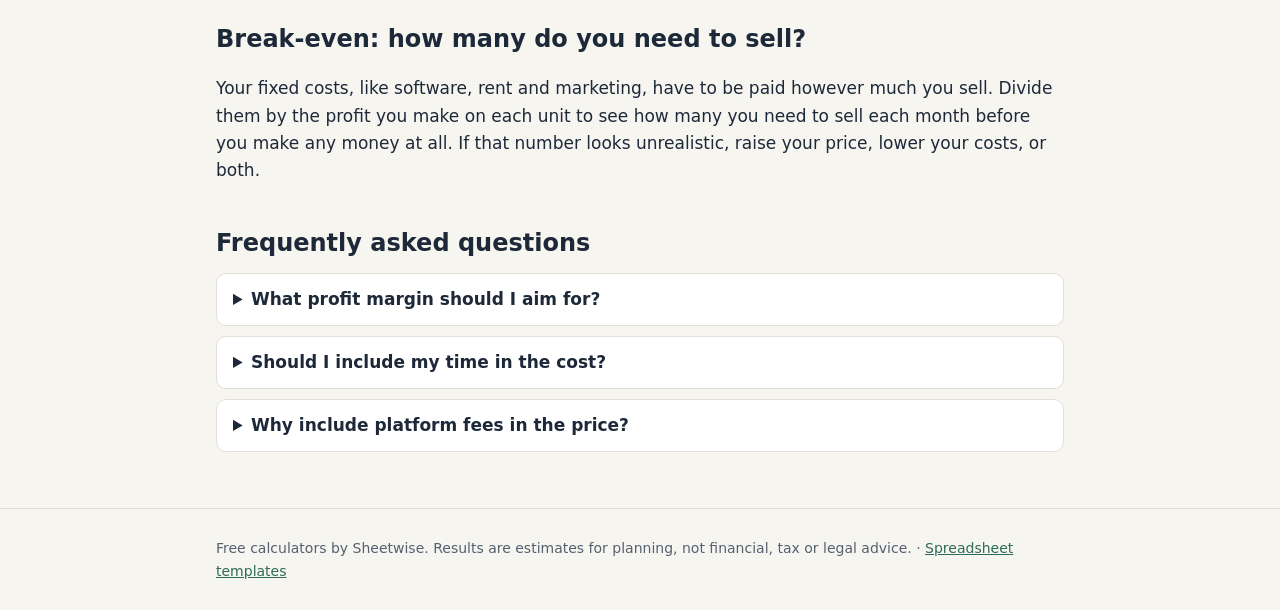
<file: pricing-calculator/index.html>
<!doctype html><html lang="en"><head><meta charset="utf-8"><meta name="viewport" content="width=device-width,initial-scale=1">
<title>Product Pricing Calculator: Price for Profit Margin After Fees | Sheetwise</title><meta name="description" content="Free product pricing calculator for small businesses and Etsy or Shopify sellers. Include materials, labor and platform fees to find the price for your target margin, markup and break-even."><link rel="canonical" href="https://eheadwood.github.io/github.io/pricing-calculator">
<meta property="og:title" content="Product Pricing Calculator: Price for Profit Margin After Fees | Sheetwise"><meta property="og:description" content="Free product pricing calculator for small businesses and Etsy or Shopify sellers. Include materials, labor and platform fees to find the price for your target margin, markup and break-even."><meta property="og:type" content="website"><meta property="og:url" content="https://eheadwood.github.io/github.io/pricing-calculator">
<link rel="stylesheet" href="../style.css"><script type="application/ld+json">{"@context": "https://schema.org", "@type": "FAQPage", "mainEntity": [{"@type": "Question", "name": "What profit margin should I aim for?", "acceptedAnswer": {"@type": "Answer", "text": "It depends on your industry, but many handmade and small product businesses aim for 40\u201360% after all costs including their own time. Lower margins leave little room for discounts, returns and slow months."}}, {"@type": "Question", "name": "Should I include my time in the cost?", "acceptedAnswer": {"@type": "Answer", "text": "Yes. If you don't pay yourself for your time, your price only covers materials and you're working for free. Use a realistic hourly rate."}}, {"@type": "Question", "name": "Why include platform fees in the price?", "acceptedAnswer": {"@type": "Answer", "text": "Fees like marketplace commissions and card processing are a percentage of the selling price, so they grow when your price grows. Building them into the formula keeps your margin intact."}}]}</script></head><body>
<header><div class="wrap"><a class="logo" href="../">Sheetwise<span style="color:var(--acc)">.</span></a>
<nav><a href="../budget-calculator/">Budget</a><a href="../debt-payoff-calculator/">Debt</a><a href="../freelance-rate-calculator/">Hourly rate</a><a href="../late-fee-calculator/">Late fee</a><a href="../sinking-funds-calculator/">Funds</a></nav></div></header>
<main class="wrap"><h1>Product pricing calculator</h1><p class="lede">Find the price that hits your profit margin after fees, and how many you need to sell to break even.</p><div class="card"><div class="grid">
<div class="field"><label for="mat">Materials cost per unit</label><input id="mat" type="number" inputmode="decimal" value="4.20" min="0" step="0.01"></div>
<div class="field"><label for="mins">Minutes of work per unit</label><input id="mins" type="number" inputmode="decimal" value="15" min="0"></div>
<div class="field"><label for="hr">Your hourly rate</label><input id="hr" type="number" inputmode="decimal" value="20" min="0"></div>
<div class="field"><label for="ship">Packaging &amp; shipping per unit</label><input id="ship" type="number" inputmode="decimal" value="1.50" min="0" step="0.01"></div>
<div class="field"><label for="fee">Platform &amp; payment fees (%)</label><input id="fee" type="number" inputmode="decimal" value="5" min="0" max="99" step="0.1"></div>
<div class="field"><label for="mg">Target profit margin (%)</label><input id="mg" type="number" inputmode="decimal" value="50" min="0" max="99"></div>
<div class="field"><label for="fix">Monthly fixed costs (optional)</label><input id="fix" type="number" inputmode="decimal" value="500" min="0"></div>
<div class="field"><label for="cur">Your current price (optional)</label><input id="cur" type="number" inputmode="decimal" value="18" min="0" step="0.01"></div></div>
<div class="results" aria-live="polite"><div class="stat"><b id="cost">–</b><span>Total cost per unit</span></div><div class="stat"><b id="sp">–</b><span>Suggested price</span></div><div class="stat"><b id="pp">–</b><span>Profit per unit</span></div><div class="stat"><b id="mk">–</b><span>Markup on cost</span></div><div class="stat"><b id="be">–</b><span>Units / month to break even</span></div><div class="stat"><b id="cm">–</b><span>Margin at current price</span></div></div>
<p class="note" id="pmsg"></p></div>
<div class="cta"><p><strong>Price your whole product range</strong>Suggested prices, an underpriced check and break-even for up to 60 products, in one spreadsheet.</p><a class="btn" href="https://headwood.gumroad.com/l/pricing-calculator?ref=site-pricing">See the pricing calculator</a></div>
<h2>How to price a product for profit</h2>
<p>Start with your <strong>full cost per unit</strong>: materials, packaging and shipping, plus your own time. Many small sellers leave their labor out and end up working for free. Then decide the <strong>profit margin</strong> you want, meaning the share of the selling price you keep as profit.</p>
<p>Platform and card fees are charged on the selling price, not on your cost, so they have to be built in too. The suggested price is your cost divided by (1 − margin − fees). With a cost of 10.70, a 50% margin and 5% fees, that's 10.70 ÷ 0.45 = 23.78.</p>
<h2>Margin vs. markup</h2>
<p>Margin and markup describe the same profit from two angles. <strong>Margin</strong> is profit divided by price; <strong>markup</strong> is profit divided by cost. A 50% margin is a 100% markup, and a 25% margin is only a 33% markup. Mixing them up is one of the most common reasons products end up underpriced.</p>
<h2>Break-even: how many do you need to sell?</h2>
<p>Your fixed costs, like software, rent and marketing, have to be paid however much you sell. Divide them by the profit you make on each unit to see how many you need to sell each month before you make any money at all. If that number looks unrealistic, raise your price, lower your costs, or both.</p><h2>Frequently asked questions</h2><details><summary>What profit margin should I aim for?</summary><p>It depends on your industry, but many handmade and small product businesses aim for 40–60% after all costs including their own time. Lower margins leave little room for discounts, returns and slow months.</p></details><details><summary>Should I include my time in the cost?</summary><p>Yes. If you don't pay yourself for your time, your price only covers materials and you're working for free. Use a realistic hourly rate.</p></details><details><summary>Why include platform fees in the price?</summary><p>Fees like marketplace commissions and card processing are a percentage of the selling price, so they grow when your price grows. Building them into the formula keeps your margin intact.</p></details></main>
<footer><div class="wrap">Free calculators by Sheetwise. Results are estimates for planning, not financial, tax or legal advice. · <a href="https://headwood.gumroad.com">Spreadsheet templates</a></div></footer>
<script>
const $=id=>document.getElementById(id);const num=id=>{const v=parseFloat(($(id).value||'').replace(',','.'));return isNaN(v)?0:v};
const fmt=v=>(isFinite(v)?v:0).toLocaleString(undefined,{maximumFractionDigits:0});const fmt2=v=>(isFinite(v)?v:0).toLocaleString(undefined,{minimumFractionDigits:2,maximumFractionDigits:2});
</script><script>function calc(){const m=num('mat'),mi=num('mins'),h=num('hr'),s=num('ship'),f=num('fee')/100,g=num('mg')/100,fx=num('fix'),c=num('cur');
const cost=m+mi/60*h+s;$('cost').textContent=fmt2(cost);const d=1-g-f;let msg='';
if(d<=0){['sp','pp','mk','be'].forEach(k=>$(k).textContent='–');msg='Margin plus fees must be under 100%.'}else{const p=cost/d,pr=p-cost-p*f;$('sp').textContent=fmt2(p);$('pp').textContent=fmt2(pr);$('mk').textContent=cost>0?fmt((p-cost-p*f)/cost*100)+'%':'–';
const pu=c>0?c-cost-c*f:pr;$('be').textContent=fx>0&&pu>0?fmt(Math.ceil(fx/pu)):(fx>0?'never':'–');}
if(c>0){const cm=(c-cost-c*f)/c;$('cm').textContent=fmt(cm*100)+'%';if(cm<0)msg='At your current price you lose money on every sale.';else if(cm<g-0.0005)msg='Your current price is below your target margin. Break-even uses your current price.';else msg='Your current price meets your target margin. Break-even uses your current price.'}else{$('cm').textContent='–'}
$('pmsg').textContent=msg}
document.querySelectorAll('input').forEach(x=>x.addEventListener('input',calc));calc();</script></body></html>
</file>
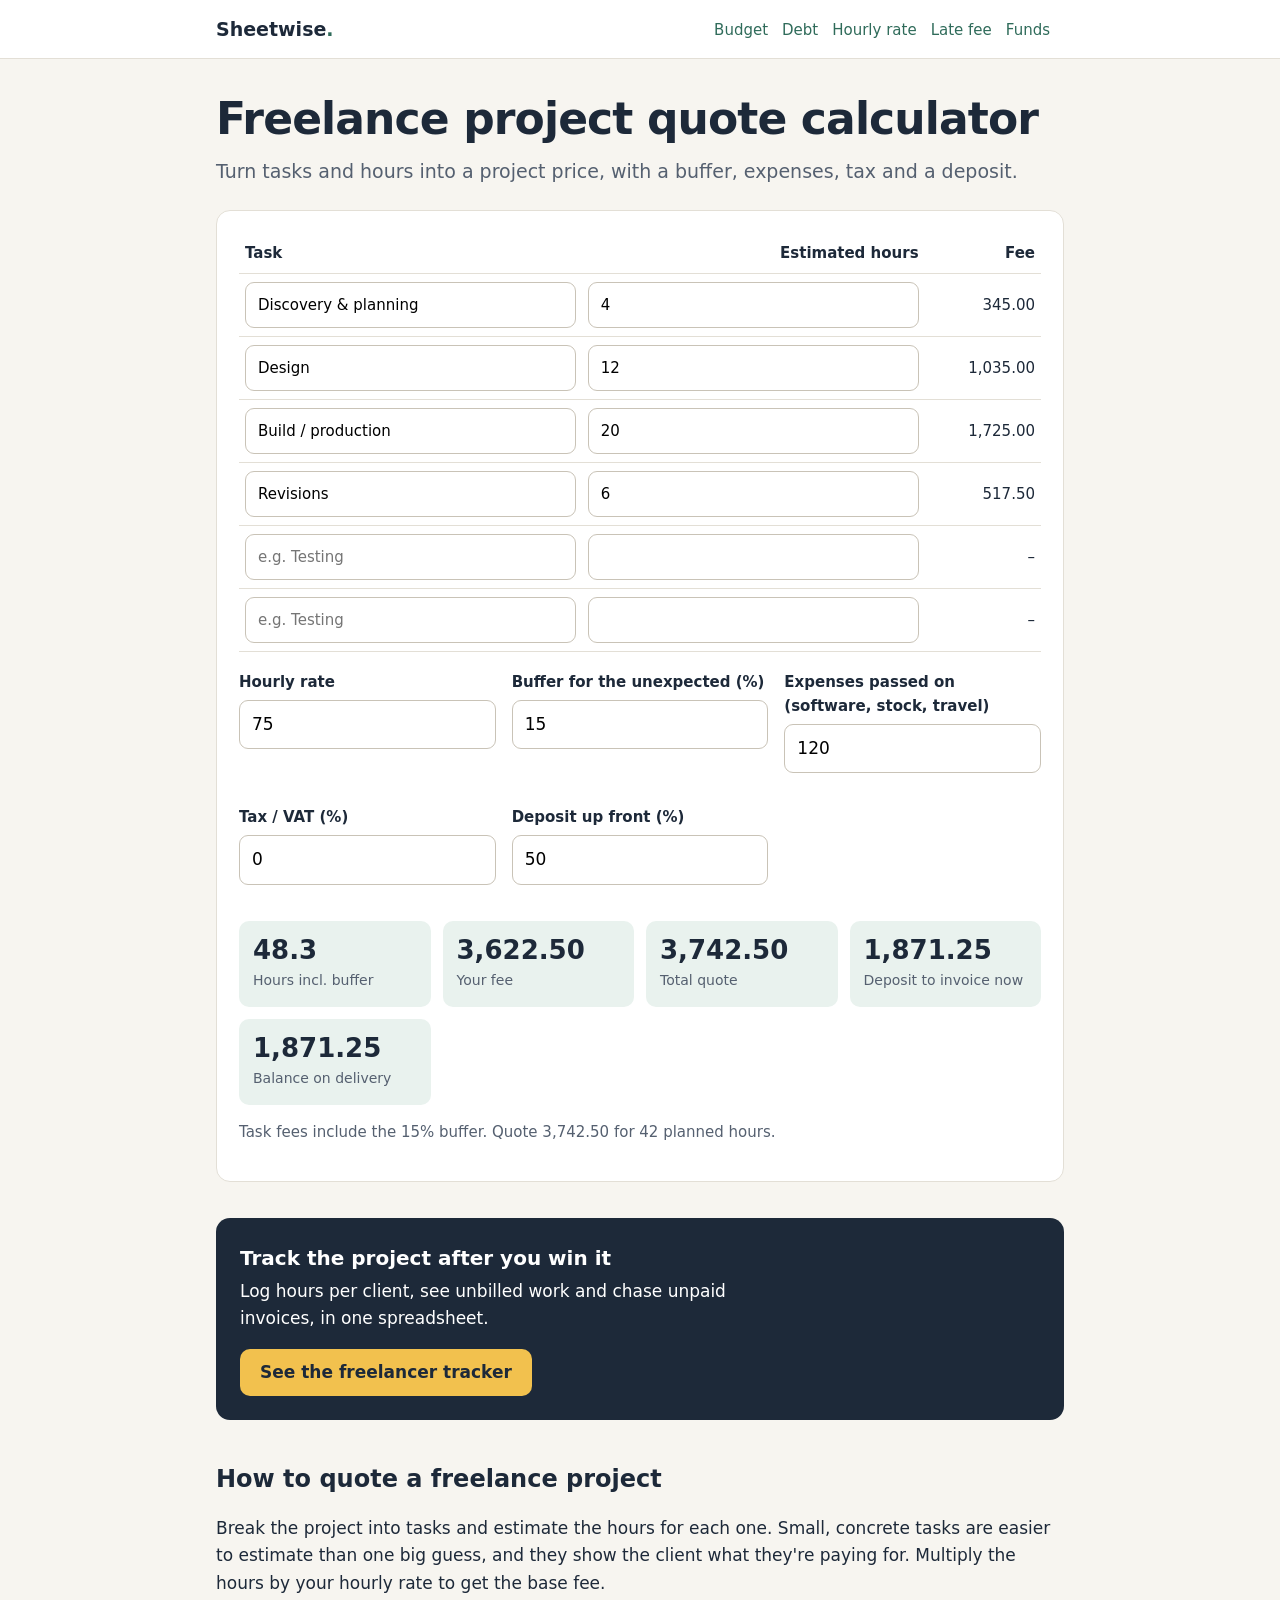
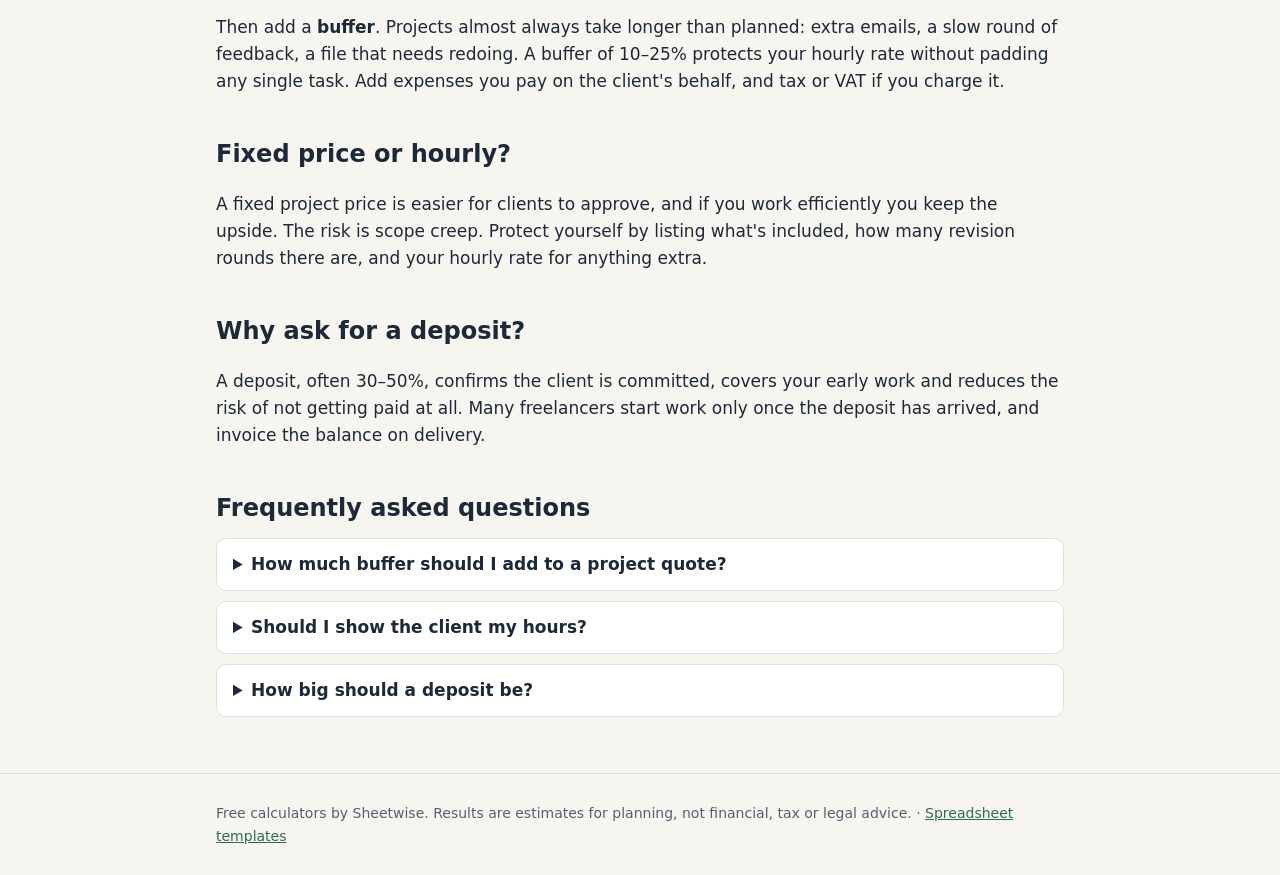
<file: project-quote-calculator/index.html>
<!doctype html><html lang="en"><head><meta charset="utf-8"><meta name="viewport" content="width=device-width,initial-scale=1">
<title>Freelance Project Quote Calculator: Price a Project in Minutes | Sheetwise</title><meta name="description" content="Free freelance project quote calculator. Add tasks and hours, your rate, a buffer, expenses and tax to get a total project price and the deposit to ask for."><link rel="canonical" href="https://eheadwood.github.io/github.io/project-quote-calculator">
<meta property="og:title" content="Freelance Project Quote Calculator: Price a Project in Minutes | Sheetwise"><meta property="og:description" content="Free freelance project quote calculator. Add tasks and hours, your rate, a buffer, expenses and tax to get a total project price and the deposit to ask for."><meta property="og:type" content="website"><meta property="og:url" content="https://eheadwood.github.io/github.io/project-quote-calculator">
<link rel="stylesheet" href="../style.css"><script type="application/ld+json">{"@context": "https://schema.org", "@type": "FAQPage", "mainEntity": [{"@type": "Question", "name": "How much buffer should I add to a project quote?", "acceptedAnswer": {"@type": "Answer", "text": "Many freelancers add 10\u201325% depending on how well-defined the project is. Use more for new clients or vague briefs, less for repeat work you know well."}}, {"@type": "Question", "name": "Should I show the client my hours?", "acceptedAnswer": {"@type": "Answer", "text": "You don't have to. Many freelancers show tasks and a total price instead of hours, which keeps the focus on the result rather than the time."}}, {"@type": "Question", "name": "How big should a deposit be?", "acceptedAnswer": {"@type": "Answer", "text": "30\u201350% up front is common for project work. For long projects, split payment into milestones instead of one deposit and one final invoice."}}]}</script></head><body>
<header><div class="wrap"><a class="logo" href="../">Sheetwise<span style="color:var(--acc)">.</span></a>
<nav><a href="../budget-calculator/">Budget</a><a href="../debt-payoff-calculator/">Debt</a><a href="../freelance-rate-calculator/">Hourly rate</a><a href="../late-fee-calculator/">Late fee</a><a href="../sinking-funds-calculator/">Funds</a></nav></div></header>
<main class="wrap"><h1>Freelance project quote calculator</h1><p class="lede">Turn tasks and hours into a project price, with a buffer, expenses, tax and a deposit.</p><div class="card"><div class="tablebox" style="margin-top:0"><table class="stack"><thead><tr><th>Task</th><th>Estimated hours</th><th>Fee</th></tr></thead><tbody><tr><td data-label="Task"><input aria-label="Task 1" id="tn0" value="Discovery & planning" placeholder="e.g. Testing"></td><td data-label="Estimated hours"><input aria-label="Task 1 hours" id="th0" type="number" inputmode="decimal" min="0" step="0.5" value="4"></td><td class="out" data-label="Fee" id="tf0">–</td></tr><tr><td data-label="Task"><input aria-label="Task 2" id="tn1" value="Design" placeholder="e.g. Testing"></td><td data-label="Estimated hours"><input aria-label="Task 2 hours" id="th1" type="number" inputmode="decimal" min="0" step="0.5" value="12"></td><td class="out" data-label="Fee" id="tf1">–</td></tr><tr><td data-label="Task"><input aria-label="Task 3" id="tn2" value="Build / production" placeholder="e.g. Testing"></td><td data-label="Estimated hours"><input aria-label="Task 3 hours" id="th2" type="number" inputmode="decimal" min="0" step="0.5" value="20"></td><td class="out" data-label="Fee" id="tf2">–</td></tr><tr><td data-label="Task"><input aria-label="Task 4" id="tn3" value="Revisions" placeholder="e.g. Testing"></td><td data-label="Estimated hours"><input aria-label="Task 4 hours" id="th3" type="number" inputmode="decimal" min="0" step="0.5" value="6"></td><td class="out" data-label="Fee" id="tf3">–</td></tr><tr><td data-label="Task"><input aria-label="Task 5" id="tn4" value="" placeholder="e.g. Testing"></td><td data-label="Estimated hours"><input aria-label="Task 5 hours" id="th4" type="number" inputmode="decimal" min="0" step="0.5" value=""></td><td class="out" data-label="Fee" id="tf4">–</td></tr><tr><td data-label="Task"><input aria-label="Task 6" id="tn5" value="" placeholder="e.g. Testing"></td><td data-label="Estimated hours"><input aria-label="Task 6 hours" id="th5" type="number" inputmode="decimal" min="0" step="0.5" value=""></td><td class="out" data-label="Fee" id="tf5">–</td></tr></tbody></table></div>
<div class="grid" style="margin-top:18px">
<div class="field"><label for="qr">Hourly rate</label><input id="qr" type="number" inputmode="decimal" value="75" min="0"></div>
<div class="field"><label for="qb">Buffer for the unexpected (%)</label><input id="qb" type="number" inputmode="decimal" value="15" min="0"></div>
<div class="field"><label for="qe">Expenses passed on (software, stock, travel)</label><input id="qe" type="number" inputmode="decimal" value="120" min="0"></div>
<div class="field"><label for="qt">Tax / VAT (%)</label><input id="qt" type="number" inputmode="decimal" value="0" min="0"></div>
<div class="field"><label for="qd">Deposit up front (%)</label><input id="qd" type="number" inputmode="decimal" value="50" min="0" max="100"></div></div>
<div class="results" aria-live="polite"><div class="stat"><b id="qh">–</b><span>Hours incl. buffer</span></div><div class="stat"><b id="qf">–</b><span>Your fee</span></div><div class="stat"><b id="qtot">–</b><span>Total quote</span></div><div class="stat"><b id="qdep">–</b><span>Deposit to invoice now</span></div><div class="stat"><b id="qbal">–</b><span>Balance on delivery</span></div></div>
<p class="note" id="qmsg"></p></div>
<div class="cta"><p><strong>Track the project after you win it</strong>Log hours per client, see unbilled work and chase unpaid invoices, in one spreadsheet.</p><a class="btn" href="https://headwood.gumroad.com/l/freelancer-tracker?ref=site-project-quote">See the freelancer tracker</a></div>
<h2>How to quote a freelance project</h2>
<p>Break the project into tasks and estimate the hours for each one. Small, concrete tasks are easier to estimate than one big guess, and they show the client what they're paying for. Multiply the hours by your hourly rate to get the base fee.</p>
<p>Then add a <strong>buffer</strong>. Projects almost always take longer than planned: extra emails, a slow round of feedback, a file that needs redoing. A buffer of 10–25% protects your hourly rate without padding any single task. Add expenses you pay on the client's behalf, and tax or VAT if you charge it.</p>
<h2>Fixed price or hourly?</h2>
<p>A fixed project price is easier for clients to approve, and if you work efficiently you keep the upside. The risk is scope creep. Protect yourself by listing what's included, how many revision rounds there are, and your hourly rate for anything extra.</p>
<h2>Why ask for a deposit?</h2>
<p>A deposit, often 30–50%, confirms the client is committed, covers your early work and reduces the risk of not getting paid at all. Many freelancers start work only once the deposit has arrived, and invoice the balance on delivery.</p><h2>Frequently asked questions</h2><details><summary>How much buffer should I add to a project quote?</summary><p>Many freelancers add 10–25% depending on how well-defined the project is. Use more for new clients or vague briefs, less for repeat work you know well.</p></details><details><summary>Should I show the client my hours?</summary><p>You don't have to. Many freelancers show tasks and a total price instead of hours, which keeps the focus on the result rather than the time.</p></details><details><summary>How big should a deposit be?</summary><p>30–50% up front is common for project work. For long projects, split payment into milestones instead of one deposit and one final invoice.</p></details></main>
<footer><div class="wrap">Free calculators by Sheetwise. Results are estimates for planning, not financial, tax or legal advice. · <a href="https://headwood.gumroad.com">Spreadsheet templates</a></div></footer>
<script>
const $=id=>document.getElementById(id);const num=id=>{const v=parseFloat(($(id).value||'').replace(',','.'));return isNaN(v)?0:v};
const fmt=v=>(isFinite(v)?v:0).toLocaleString(undefined,{maximumFractionDigits:0});const fmt2=v=>(isFinite(v)?v:0).toLocaleString(undefined,{minimumFractionDigits:2,maximumFractionDigits:2});
</script><script>function calc(){const r=num('qr'),b=num('qb')/100,e=num('qe'),t=num('qt')/100,d=Math.min(num('qd'),100)/100;let h=0;
for(let i=0;i<6;i++){const x=num('th'+i);h+=x;$('tf'+i).textContent=x>0?fmt2(x*r*(1+b)):'–'}
const hb=h*(1+b),fee=hb*r,sub=fee+e,tot=sub*(1+t),dep=tot*d;
$('qh').textContent=(Math.round(hb*10)/10).toLocaleString();$('qf').textContent=fmt2(fee);$('qtot').textContent=fmt2(tot);$('qdep').textContent=fmt2(dep);$('qbal').textContent=fmt2(tot-dep);
$('qmsg').textContent=h>0?'Task fees include the '+fmt(b*100)+'% buffer. Quote '+fmt2(tot)+' for '+fmt(h)+' planned hours.':'Add at least one task with hours.'}
document.querySelectorAll('input').forEach(x=>x.addEventListener('input',calc));calc();</script></body></html>
</file>
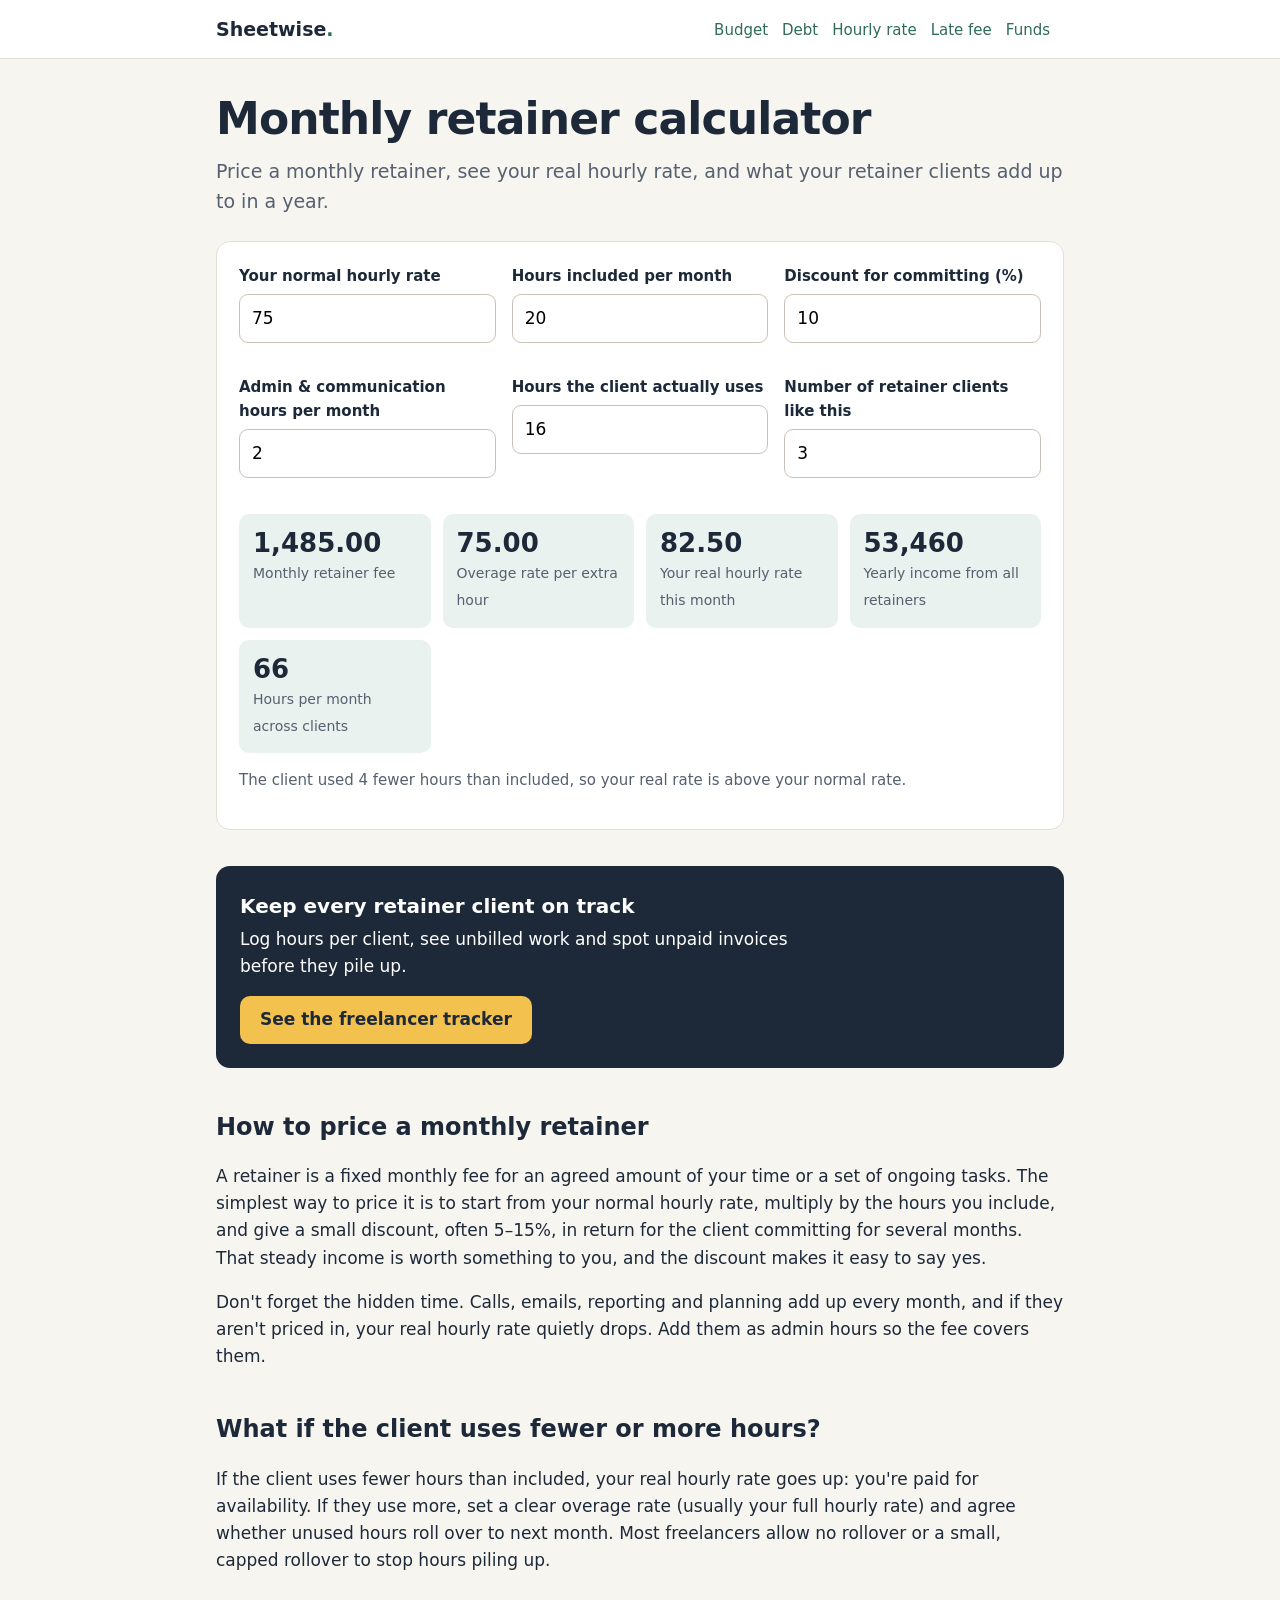
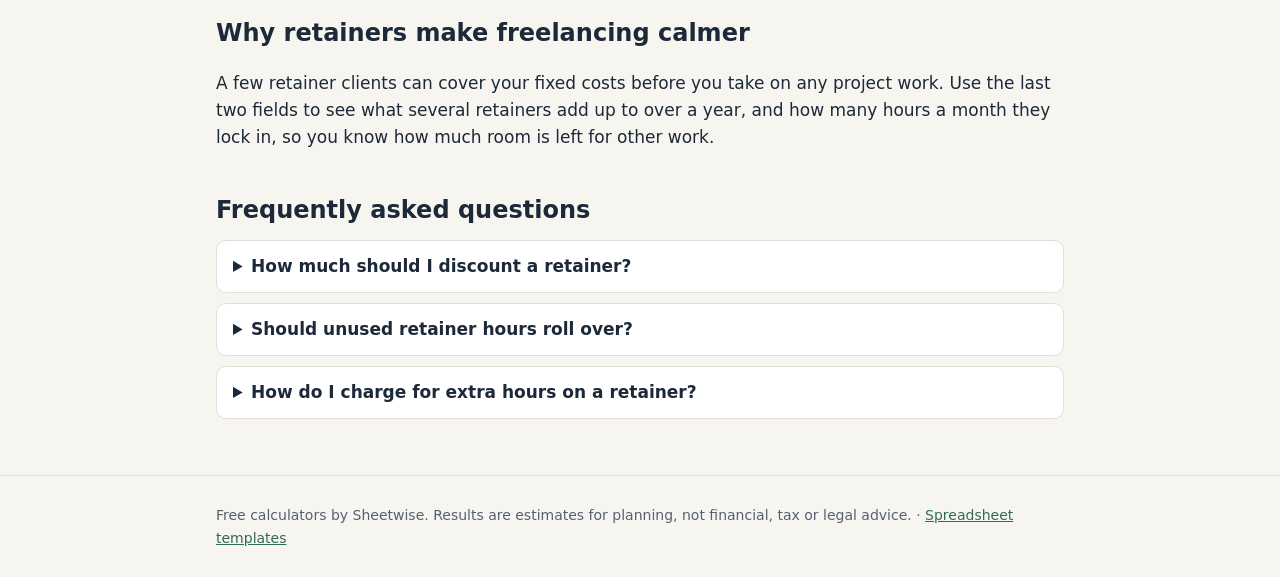
<file: retainer-calculator/index.html>
<!doctype html><html lang="en"><head><meta charset="utf-8"><meta name="viewport" content="width=device-width,initial-scale=1">
<title>Monthly Retainer Calculator for Freelancers: Fee, Real Hourly Rate & Yearly Income | Sheetwise</title><meta name="description" content="Free monthly retainer calculator for freelancers. Price a retainer from your hourly rate, include admin time and a commitment discount, and see your real hourly rate and yearly retainer income."><link rel="canonical" href="https://eheadwood.github.io/github.io/retainer-calculator">
<meta property="og:title" content="Monthly Retainer Calculator for Freelancers: Fee, Real Hourly Rate & Yearly Income | Sheetwise"><meta property="og:description" content="Free monthly retainer calculator for freelancers. Price a retainer from your hourly rate, include admin time and a commitment discount, and see your real hourly rate and yearly retainer income."><meta property="og:type" content="website"><meta property="og:url" content="https://eheadwood.github.io/github.io/retainer-calculator">
<link rel="stylesheet" href="../style.css"><script type="application/ld+json">{"@context": "https://schema.org", "@type": "FAQPage", "mainEntity": [{"@type": "Question", "name": "How much should I discount a retainer?", "acceptedAnswer": {"@type": "Answer", "text": "Many freelancers give 5\u201315% off their normal hourly rate in return for a commitment of three months or more. Bigger discounts only make sense for longer commitments or much larger blocks of hours."}}, {"@type": "Question", "name": "Should unused retainer hours roll over?", "acceptedAnswer": {"@type": "Answer", "text": "It's up to you, but most freelancers either don't allow rollover or cap it, for example at 25% of the monthly hours for one month. Put the rule in your contract."}}, {"@type": "Question", "name": "How do I charge for extra hours on a retainer?", "acceptedAnswer": {"@type": "Answer", "text": "Agree an overage rate in advance, usually your full hourly rate without the retainer discount, and invoice extra hours at the end of the month."}}]}</script></head><body>
<header><div class="wrap"><a class="logo" href="../">Sheetwise<span style="color:var(--acc)">.</span></a>
<nav><a href="../budget-calculator/">Budget</a><a href="../debt-payoff-calculator/">Debt</a><a href="../freelance-rate-calculator/">Hourly rate</a><a href="../late-fee-calculator/">Late fee</a><a href="../sinking-funds-calculator/">Funds</a></nav></div></header>
<main class="wrap"><h1>Monthly retainer calculator</h1><p class="lede">Price a monthly retainer, see your real hourly rate, and what your retainer clients add up to in a year.</p><div class="card"><div class="grid">
<div class="field"><label for="rr">Your normal hourly rate</label><input id="rr" type="number" inputmode="decimal" value="75" min="0"></div>
<div class="field"><label for="rh">Hours included per month</label><input id="rh" type="number" inputmode="decimal" value="20" min="0"></div>
<div class="field"><label for="rd">Discount for committing (%)</label><input id="rd" type="number" inputmode="decimal" value="10" min="0" max="90"></div>
<div class="field"><label for="ra">Admin & communication hours per month</label><input id="ra" type="number" inputmode="decimal" value="2" min="0"></div>
<div class="field"><label for="ru">Hours the client actually uses</label><input id="ru" type="number" inputmode="decimal" value="16" min="0"></div>
<div class="field"><label for="rc">Number of retainer clients like this</label><input id="rc" type="number" inputmode="numeric" value="3" min="0"></div></div>
<div class="results" aria-live="polite"><div class="stat"><b id="rfee">–</b><span>Monthly retainer fee</span></div><div class="stat"><b id="rover">–</b><span>Overage rate per extra hour</span></div><div class="stat"><b id="reff">–</b><span>Your real hourly rate this month</span></div><div class="stat"><b id="ryr">–</b><span>Yearly income from all retainers</span></div><div class="stat"><b id="rhrs">–</b><span>Hours per month across clients</span></div></div>
<p class="note" id="rmsg"></p></div>
<div class="cta"><p><strong>Keep every retainer client on track</strong>Log hours per client, see unbilled work and spot unpaid invoices before they pile up.</p><a class="btn" href="https://headwood.gumroad.com/l/freelancer-tracker?ref=site-retainer">See the freelancer tracker</a></div>
<h2>How to price a monthly retainer</h2>
<p>A retainer is a fixed monthly fee for an agreed amount of your time or a set of ongoing tasks. The simplest way to price it is to start from your normal hourly rate, multiply by the hours you include, and give a small discount, often 5–15%, in return for the client committing for several months. That steady income is worth something to you, and the discount makes it easy to say yes.</p>
<p>Don't forget the hidden time. Calls, emails, reporting and planning add up every month, and if they aren't priced in, your real hourly rate quietly drops. Add them as admin hours so the fee covers them.</p>
<h2>What if the client uses fewer or more hours?</h2>
<p>If the client uses fewer hours than included, your real hourly rate goes up: you're paid for availability. If they use more, set a clear overage rate (usually your full hourly rate) and agree whether unused hours roll over to next month. Most freelancers allow no rollover or a small, capped rollover to stop hours piling up.</p>
<h2>Why retainers make freelancing calmer</h2>
<p>A few retainer clients can cover your fixed costs before you take on any project work. Use the last two fields to see what several retainers add up to over a year, and how many hours a month they lock in, so you know how much room is left for other work.</p><h2>Frequently asked questions</h2><details><summary>How much should I discount a retainer?</summary><p>Many freelancers give 5–15% off their normal hourly rate in return for a commitment of three months or more. Bigger discounts only make sense for longer commitments or much larger blocks of hours.</p></details><details><summary>Should unused retainer hours roll over?</summary><p>It's up to you, but most freelancers either don't allow rollover or cap it, for example at 25% of the monthly hours for one month. Put the rule in your contract.</p></details><details><summary>How do I charge for extra hours on a retainer?</summary><p>Agree an overage rate in advance, usually your full hourly rate without the retainer discount, and invoice extra hours at the end of the month.</p></details></main>
<footer><div class="wrap">Free calculators by Sheetwise. Results are estimates for planning, not financial, tax or legal advice. · <a href="https://headwood.gumroad.com">Spreadsheet templates</a></div></footer>
<script>
const $=id=>document.getElementById(id);const num=id=>{const v=parseFloat(($(id).value||'').replace(',','.'));return isNaN(v)?0:v};
const fmt=v=>(isFinite(v)?v:0).toLocaleString(undefined,{maximumFractionDigits:0});const fmt2=v=>(isFinite(v)?v:0).toLocaleString(undefined,{minimumFractionDigits:2,maximumFractionDigits:2});
</script><script>function calc(){const r=num('rr'),h=num('rh'),d=Math.min(num('rd'),90)/100,a=num('ra'),u=num('ru'),c=Math.max(0,Math.round(num('rc')));
const fee=(h+a)*r*(1-d);const over=Math.max(0,u-h);const paid=fee+over*r;const worked=Math.min(u,h)+over+a;const eff=worked>0?paid/worked:0;
$('rfee').textContent=fmt2(fee);$('rover').textContent=fmt2(r);$('reff').textContent=fmt2(eff);$('ryr').textContent=fmt(fee*12*c);$('rhrs').textContent=fmt((h+a)*c);
let m='';if(u>h)m='The client used '+fmt(over)+' hours over the retainer, billed at your full rate on top of the fee.';else if(u<h)m='The client used '+fmt(h-u)+' fewer hours than included, so your real rate is above your normal rate.';
$('rmsg').textContent=m}
document.querySelectorAll('input').forEach(x=>x.addEventListener('input',calc));calc();</script></body></html>
</file>
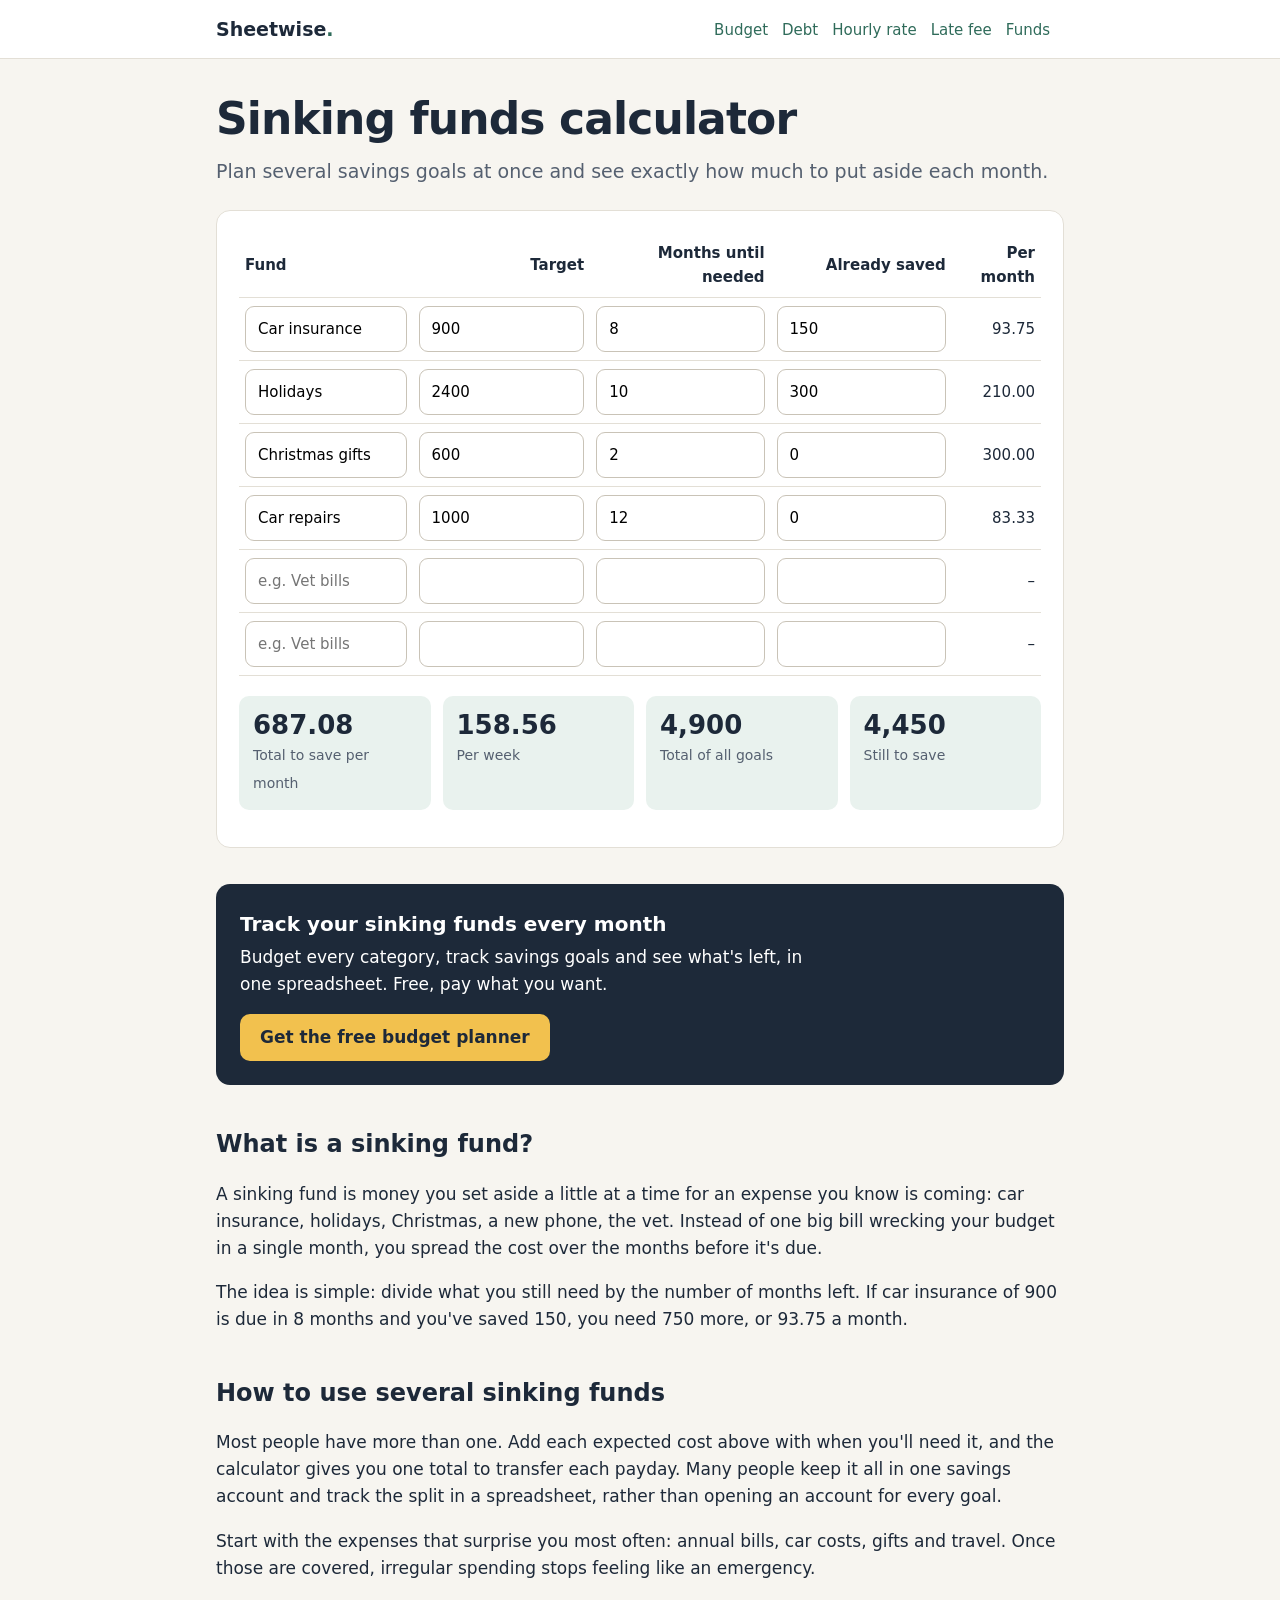
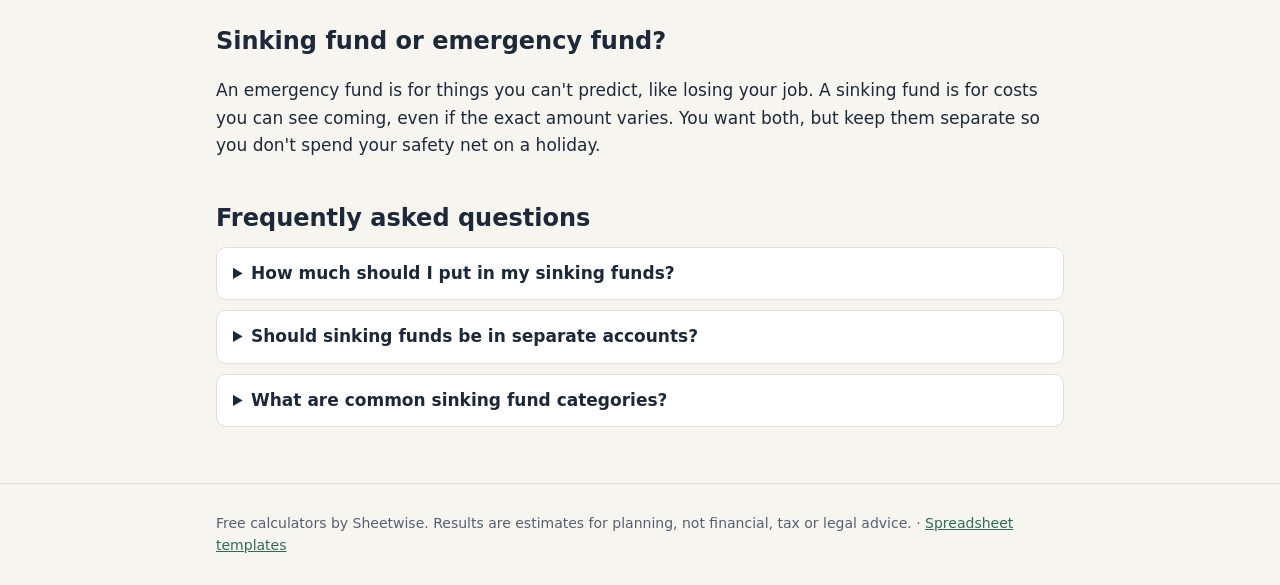
<file: sinking-funds-calculator/index.html>
<!doctype html><html lang="en"><head><meta charset="utf-8"><meta name="viewport" content="width=device-width,initial-scale=1">
<title>Sinking Funds Calculator: How Much to Save Each Month | Sheetwise</title><meta name="description" content="Free sinking funds calculator for several goals at once. Enter each expected cost, when it's due and what you've saved to see one monthly and weekly savings total."><link rel="canonical" href="https://eheadwood.github.io/github.io/sinking-funds-calculator">
<meta property="og:title" content="Sinking Funds Calculator: How Much to Save Each Month | Sheetwise"><meta property="og:description" content="Free sinking funds calculator for several goals at once. Enter each expected cost, when it's due and what you've saved to see one monthly and weekly savings total."><meta property="og:type" content="website"><meta property="og:url" content="https://eheadwood.github.io/github.io/sinking-funds-calculator">
<link rel="stylesheet" href="../style.css"><script type="application/ld+json">{"@context": "https://schema.org", "@type": "FAQPage", "mainEntity": [{"@type": "Question", "name": "How much should I put in my sinking funds?", "acceptedAnswer": {"@type": "Answer", "text": "Take what you still need for each goal and divide by the months until you need it. Add the results together for your monthly total."}}, {"@type": "Question", "name": "Should sinking funds be in separate accounts?", "acceptedAnswer": {"@type": "Answer", "text": "Not necessarily. Many people use one savings account and track each fund in a spreadsheet. Separate accounts can help if you're tempted to dip into the money."}}, {"@type": "Question", "name": "What are common sinking fund categories?", "acceptedAnswer": {"@type": "Answer", "text": "Car insurance and repairs, holidays, Christmas and birthdays, annual subscriptions, home maintenance, medical costs and pet care."}}]}</script></head><body>
<header><div class="wrap"><a class="logo" href="../">Sheetwise<span style="color:var(--acc)">.</span></a>
<nav><a href="../budget-calculator/">Budget</a><a href="../debt-payoff-calculator/">Debt</a><a href="../freelance-rate-calculator/">Hourly rate</a><a href="../late-fee-calculator/">Late fee</a><a href="../sinking-funds-calculator/">Funds</a></nav></div></header>
<main class="wrap"><h1>Sinking funds calculator</h1><p class="lede">Plan several savings goals at once and see exactly how much to put aside each month.</p><div class="card"><div class="tablebox" style="margin-top:0"><table class="stack"><thead><tr><th>Fund</th><th>Target</th><th>Months until needed</th><th>Already saved</th><th>Per month</th></tr></thead><tbody><tr><td data-label="Fund"><input aria-label="Fund 1 name" id="n0" value="Car insurance" placeholder="e.g. Vet bills"></td><td data-label="Target"><input aria-label="Fund 1 target" id="t0" type="number" inputmode="decimal" min="0" value="900"></td><td data-label="Months until needed"><input aria-label="Fund 1 months until needed" id="m0" type="number" inputmode="numeric" min="0" value="8"></td><td data-label="Already saved"><input aria-label="Fund 1 already saved" id="s0" type="number" inputmode="decimal" min="0" value="150"></td><td class="out" data-label="Per month" id="o0">–</td></tr><tr><td data-label="Fund"><input aria-label="Fund 2 name" id="n1" value="Holidays" placeholder="e.g. Vet bills"></td><td data-label="Target"><input aria-label="Fund 2 target" id="t1" type="number" inputmode="decimal" min="0" value="2400"></td><td data-label="Months until needed"><input aria-label="Fund 2 months until needed" id="m1" type="number" inputmode="numeric" min="0" value="10"></td><td data-label="Already saved"><input aria-label="Fund 2 already saved" id="s1" type="number" inputmode="decimal" min="0" value="300"></td><td class="out" data-label="Per month" id="o1">–</td></tr><tr><td data-label="Fund"><input aria-label="Fund 3 name" id="n2" value="Christmas gifts" placeholder="e.g. Vet bills"></td><td data-label="Target"><input aria-label="Fund 3 target" id="t2" type="number" inputmode="decimal" min="0" value="600"></td><td data-label="Months until needed"><input aria-label="Fund 3 months until needed" id="m2" type="number" inputmode="numeric" min="0" value="2"></td><td data-label="Already saved"><input aria-label="Fund 3 already saved" id="s2" type="number" inputmode="decimal" min="0" value="0"></td><td class="out" data-label="Per month" id="o2">–</td></tr><tr><td data-label="Fund"><input aria-label="Fund 4 name" id="n3" value="Car repairs" placeholder="e.g. Vet bills"></td><td data-label="Target"><input aria-label="Fund 4 target" id="t3" type="number" inputmode="decimal" min="0" value="1000"></td><td data-label="Months until needed"><input aria-label="Fund 4 months until needed" id="m3" type="number" inputmode="numeric" min="0" value="12"></td><td data-label="Already saved"><input aria-label="Fund 4 already saved" id="s3" type="number" inputmode="decimal" min="0" value="0"></td><td class="out" data-label="Per month" id="o3">–</td></tr><tr><td data-label="Fund"><input aria-label="Fund 5 name" id="n4" value="" placeholder="e.g. Vet bills"></td><td data-label="Target"><input aria-label="Fund 5 target" id="t4" type="number" inputmode="decimal" min="0" value=""></td><td data-label="Months until needed"><input aria-label="Fund 5 months until needed" id="m4" type="number" inputmode="numeric" min="0" value=""></td><td data-label="Already saved"><input aria-label="Fund 5 already saved" id="s4" type="number" inputmode="decimal" min="0" value=""></td><td class="out" data-label="Per month" id="o4">–</td></tr><tr><td data-label="Fund"><input aria-label="Fund 6 name" id="n5" value="" placeholder="e.g. Vet bills"></td><td data-label="Target"><input aria-label="Fund 6 target" id="t5" type="number" inputmode="decimal" min="0" value=""></td><td data-label="Months until needed"><input aria-label="Fund 6 months until needed" id="m5" type="number" inputmode="numeric" min="0" value=""></td><td data-label="Already saved"><input aria-label="Fund 6 already saved" id="s5" type="number" inputmode="decimal" min="0" value=""></td><td class="out" data-label="Per month" id="o5">–</td></tr></tbody></table></div>
<div class="results" aria-live="polite"><div class="stat"><b id="tm">–</b><span>Total to save per month</span></div><div class="stat"><b id="tw">–</b><span>Per week</span></div><div class="stat"><b id="tt">–</b><span>Total of all goals</span></div><div class="stat"><b id="tl">–</b><span>Still to save</span></div></div>
<p class="note" id="smsg"></p></div>
<div class="cta"><p><strong>Track your sinking funds every month</strong>Budget every category, track savings goals and see what's left, in one spreadsheet. Free, pay what you want.</p><a class="btn" href="https://headwood.gumroad.com/l/budget-planner?ref=site-sinking-funds">Get the free budget planner</a></div>
<h2>What is a sinking fund?</h2>
<p>A sinking fund is money you set aside a little at a time for an expense you know is coming: car insurance, holidays, Christmas, a new phone, the vet. Instead of one big bill wrecking your budget in a single month, you spread the cost over the months before it's due.</p>
<p>The idea is simple: divide what you still need by the number of months left. If car insurance of 900 is due in 8 months and you've saved 150, you need 750 more, or 93.75 a month.</p>
<h2>How to use several sinking funds</h2>
<p>Most people have more than one. Add each expected cost above with when you'll need it, and the calculator gives you one total to transfer each payday. Many people keep it all in one savings account and track the split in a spreadsheet, rather than opening an account for every goal.</p>
<p>Start with the expenses that surprise you most often: annual bills, car costs, gifts and travel. Once those are covered, irregular spending stops feeling like an emergency.</p>
<h2>Sinking fund or emergency fund?</h2>
<p>An emergency fund is for things you can't predict, like losing your job. A sinking fund is for costs you can see coming, even if the exact amount varies. You want both, but keep them separate so you don't spend your safety net on a holiday.</p><h2>Frequently asked questions</h2><details><summary>How much should I put in my sinking funds?</summary><p>Take what you still need for each goal and divide by the months until you need it. Add the results together for your monthly total.</p></details><details><summary>Should sinking funds be in separate accounts?</summary><p>Not necessarily. Many people use one savings account and track each fund in a spreadsheet. Separate accounts can help if you're tempted to dip into the money.</p></details><details><summary>What are common sinking fund categories?</summary><p>Car insurance and repairs, holidays, Christmas and birthdays, annual subscriptions, home maintenance, medical costs and pet care.</p></details></main>
<footer><div class="wrap">Free calculators by Sheetwise. Results are estimates for planning, not financial, tax or legal advice. · <a href="https://headwood.gumroad.com">Spreadsheet templates</a></div></footer>
<script>
const $=id=>document.getElementById(id);const num=id=>{const v=parseFloat(($(id).value||'').replace(',','.'));return isNaN(v)?0:v};
const fmt=v=>(isFinite(v)?v:0).toLocaleString(undefined,{maximumFractionDigits:0});const fmt2=v=>(isFinite(v)?v:0).toLocaleString(undefined,{minimumFractionDigits:2,maximumFractionDigits:2});
</script><script>function calc(){let tm=0,tt=0,tl=0,warn=[];for(let i=0;i<6;i++){const t=num('t'+i),m=num('m'+i),s=num('s'+i),n=$('n'+i).value||('Fund '+(i+1));const left=Math.max(t-s,0);let pm='–';
if(t>0){tt+=t;tl+=left;if(m>0){const v=left/m;tm+=v;pm=fmt2(v)}else if(left>0){warn.push(n)}else{pm=fmt2(0)}}$('o'+i).textContent=pm}
$('tm').textContent=fmt2(tm);$('tw').textContent=fmt2(tm*12/52);$('tt').textContent=fmt(tt);$('tl').textContent=fmt(tl);
$('smsg').textContent=warn.length?'Add months until needed for: '+warn.join(', ')+'.':''}
document.querySelectorAll('input').forEach(x=>x.addEventListener('input',calc));calc();</script></body></html>
</file>
<file: style.css>
:root{--bg:#F7F5F0;--card:#fff;--ink:#1D2939;--muted:#556070;--line:#E3DFD6;--acc:#2F6B5A;--acc2:#E9F2EE;--warn:#B42318}
*{box-sizing:border-box}body{margin:0;background:var(--bg);color:var(--ink);font:17px/1.6 system-ui,-apple-system,"Segoe UI",Roboto,sans-serif}
a{color:var(--acc)}a:hover{color:#1F4D40}
.wrap{max-width:880px;margin:0 auto;padding:0 16px}
header{border-bottom:1px solid var(--line);background:var(--card)}
header .wrap{display:flex;justify-content:space-between;align-items:center;gap:12px;padding-top:14px;padding-bottom:14px;flex-wrap:wrap}
.logo{font-weight:800;text-decoration:none;color:var(--ink);font-size:19px}
nav a{margin-right:14px;font-size:15px;text-decoration:none}
h1{font-size:clamp(30px,5vw,44px);line-height:1.1;margin:36px 0 12px;letter-spacing:-.02em}
h2{font-size:24px;margin:40px 0 10px}
.lede{font-size:19px;color:var(--muted);margin:0 0 24px}
.card{background:var(--card);border:1px solid var(--line);border-radius:14px;padding:22px}
.grid{display:grid;grid-template-columns:repeat(auto-fit,minmax(220px,1fr));gap:16px}
label{display:block;font-weight:600;font-size:15px;margin:0 0 6px}
input,select{width:100%;font:inherit;padding:10px 12px;border:1px solid #C9C3B7;border-radius:9px;background:#fff;min-height:44px}
input:focus,select:focus{outline:3px solid #9CC9B9;border-color:var(--acc)}
.field{margin-bottom:16px}
.results{margin-top:20px;display:grid;grid-template-columns:repeat(auto-fit,minmax(160px,1fr));gap:12px}
.stat{background:var(--acc2);border-radius:10px;padding:14px}
.stat b{display:block;font-size:26px;line-height:1.2;font-variant-numeric:tabular-nums}
.stat span{font-size:14px;color:var(--muted)}
.note{font-size:15px;color:var(--muted)}
.bad{color:var(--warn)}
.cta{margin:36px 0;background:var(--ink);color:#fff;border-radius:14px;padding:24px;display:flex;flex-wrap:wrap;gap:16px;align-items:center;justify-content:space-between}
.cta p{margin:0;max-width:52ch}.cta strong{display:block;font-size:20px;margin-bottom:4px}
.btn{display:inline-flex;align-items:center;min-height:46px;padding:10px 20px;border-radius:10px;background:#F2C14E;color:#1D2939;font-weight:700;text-decoration:none}
.btn:hover{background:#E8B232;color:#1D2939}
.tool{display:block;text-decoration:none;color:var(--ink)}.tool:hover{border-color:var(--acc)}
.tool h3{margin:0 0 6px;font-size:19px}.tool p{margin:0;color:var(--muted);font-size:15px}
table{width:100%;border-collapse:collapse;font-variant-numeric:tabular-nums;font-size:15px}
th,td{text-align:right;padding:8px 6px;border-bottom:1px solid var(--line)}th:first-child,td:first-child{text-align:left}
.tablebox{overflow-x:auto;margin-top:16px}
details{background:var(--card);border:1px solid var(--line);border-radius:10px;padding:12px 16px;margin-bottom:10px}
summary{font-weight:600;cursor:pointer}
@media (max-width:600px){table.stack thead{display:none}table.stack,table.stack tbody{display:block}table.stack tr{display:grid;grid-template-columns:1fr 1fr;gap:8px 10px;padding:12px 0;border-bottom:1px solid var(--line)}table.stack td{display:block;border:0;padding:0;text-align:left}table.stack td:first-child{grid-column:1/-1}table.stack td::before{content:attr(data-label);display:block;font-size:13px;color:var(--muted);margin-bottom:2px}table.stack td.out{align-self:end;font-weight:700;font-size:18px}}
footer{margin-top:56px;padding:28px 0;border-top:1px solid var(--line);font-size:14px;color:var(--muted)}
</file>
